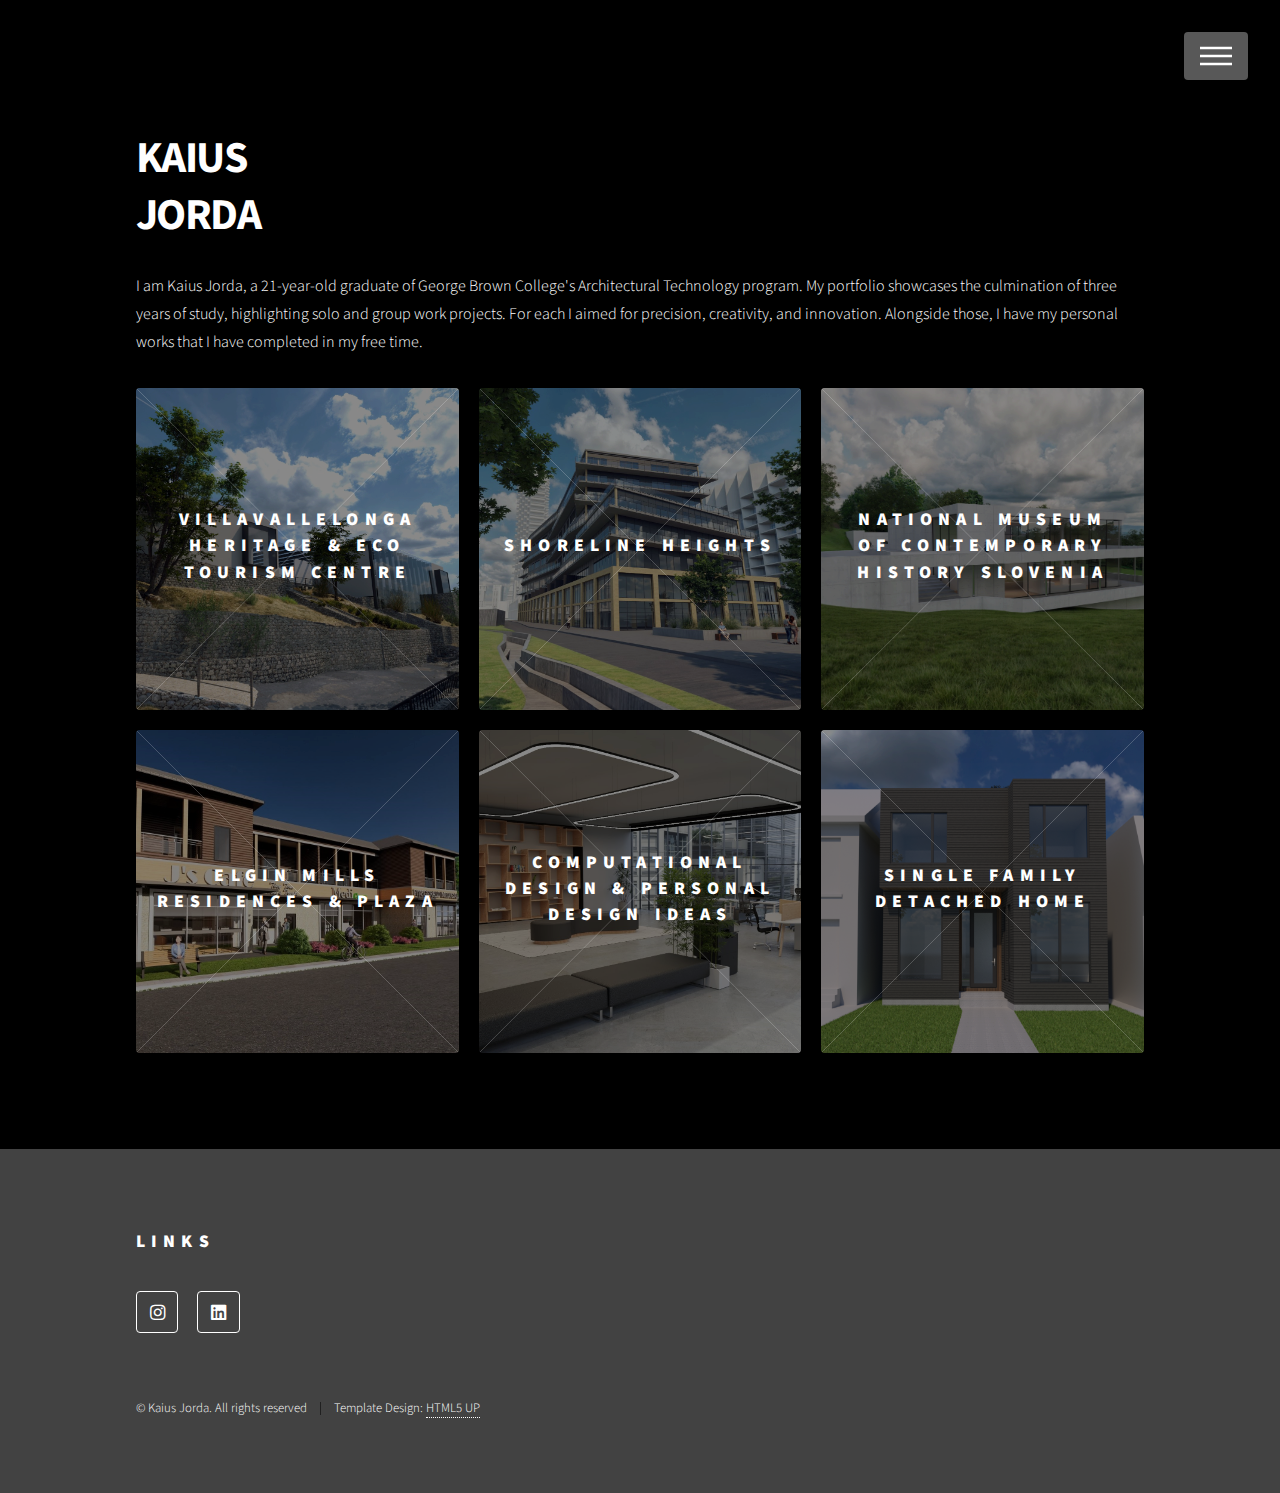
<file: index.html>
<!DOCTYPE HTML>
<!--
	Phantom by HTML5 UP
	html5up.net | @ajlkn
	Free for personal and commercial use under the CCA 3.0 license (html5up.net/license)
-->
<html>
	<head>
		<title>Welcome</title>
		<meta charset="utf-8" />
		<meta name="viewport" content="width=device-width, initial-scale=1, user-scalable=no" />
		<link rel="stylesheet" href="assets/css/main.css" />
		<noscript><link rel="stylesheet" href="assets/css/noscript.css" /></noscript>
	</head>
	<body class="is-preload">
		<!-- Wrapper -->
			<div id="wrapper">

				<!-- Header -->
					<header id="header">
						<div class="inner">

							<!-- Nav -->
								<nav>
									<ul>
										<li><a href="#menu">Contact</a></li>
									</ul>
								</nav>

						</div>
					</header>

				<!-- Menu -->
					<nav id="menu">
						<h2>Contact</h2>
						<ul>
							<li>Phone:</li>
							<li></a>613-213-5303<a></a></li>
							Email:</li>
							<li></a>kaiusjorda@gmail.com<a></a></li>
						</ul>
					</nav>

				<!-- Main -->
					<div id="main">
						<div class="inner">
							<header>
								<h1>KAIUS<br/>
								JORDA<br/></h1>
								<p>I am Kaius Jorda, a 21-year-old graduate of George Brown College's Architectural Technology program. My portfolio showcases the culmination of three years of study, highlighting solo and group work projects. For each I aimed for precision, creativity, and innovation. Alongside those, I have my personal works that I have completed in my free time.</p>
							</header>
							<section class="tiles">
								<article class="style1">
									<span class="image">
										<img src="images/villavallelongathumb.jpg" alt="" />
									</span>
									<a href="Villavallelonga.html">
										<h2>Villavallelonga Heritage & Eco Tourism Centre</h2>
										<div class="content">
											<p>A contemporary tourism hub melded with an ancient church ruin in Villavallelonga, Italy, offering stunning vistas and modern amenities.</p>
											<p>Completed Solo.</p>
										</div>
									</a>
								</article>
								<article class="style2">
									<span class="image">
										<img src="images/Condo Design Development Final/condo exterior thumb.jpg" alt="" />
									</span>
									<a href="Shoreline Heights.html">
										<h2>Shoreline Heights</h2>
										<div class="content">
											<p>Embracing Toronto's serene waterfront, this 36-meter-tall condominium draws inspiration from the surrounding natural splendor, offering a tranquil living experience.</p>
											<p>Completed in groups of 4.</p>
										</div>
									</a>
								</article>
								<article class="style4">
									<span class="image">
										<img src="images/museum/Exterior 4 Cropped Completethumb.jpg" alt="" />
									</span>
									<a href="Museum.html">
										<h2>National Museum of Contemporary History Slovenia</h2>
										<div class="content">
											<p>Located in Tivoli Park of Ljubljana, Slovenia, The National Museum of Contemporary History is a sight to behold.</p>
											<p>Completed solo.</p>
										</div>
									</a>
								</article>
								<article class="style3">
									<span class="image">
										<img src="images/year3projectthumb.jpg" alt="" />
									</span>
									<a href="Elgin Mills Residences & Plaza.html">
										<h2>Elgin Mills Residences & Plaza</h2>
										<div class="content">
											<p>Discover Elgin Mills Residences & Plaza, a charming two-story mixed-use complex featuring a cafe, bakery, pharmacy, and medical clinic on the ground floor, with four comfortable living units situated above.</p>
											<p>Completed in groups of 4.</p>
										</div>
									</a>
								</article>
								<article class="style3">
									<span class="image">
										<img src="images/Kai Jorda P4 Render thumb.jpg" alt="" />
									</span>
									<a href="Personal Works.html">
										<h2>Computational Design & Personal Design Ideas</h2>
										<div class="content">
											<p>Computational design renderings followed by my personal design renderings.</p>
										</div>
									</a>
								</article>
								<article class="style5">
									<span class="image">
										<img src="images/residential/housethumb.png" alt="" />
									</span>
									<a href="Residential Design.html">
										<h2>Single Family Detached Home</h2>
										<div class="content">
											<p>Located in downtown Toronto a modern home perfectly suited for a single family.</p>
											<p>Completed Solo.</p>
										</div>
									</a>
								</article>
							</section>
						</div>
					</div>

				<!-- Footer -->
					<footer id="footer">
						<div class="inner">
							<section>
								<h2>Links</h2>
								<ul class="icons">
									<li><a href="https://www.instagram.com/647kai/" class="icon brands style2 fa-instagram"><span class="label">Instagram</span></a></li>
									<li><a href="https://www.linkedin.com/in/kaius-jorda-0a55ba262/" class="icon brands style2 fa-linkedin"><span class="label">LinkedIn</span></a></li>
								</ul>
							</section>
							<ul class="copyright">
								<li>&copy; Kaius Jorda. All rights reserved</li><li>Template Design: <a href="http://html5up.net">HTML5 UP</a></li>
							</ul>
						</div>
					</footer>

			</div>

		<!-- Scripts -->
			<script src="assets/js/jquery.min.js"></script>
			<script src="assets/js/browser.min.js"></script>
			<script src="assets/js/breakpoints.min.js"></script>
			<script src="assets/js/util.js"></script>
			<script src="assets/js/main.js"></script>

	</body>
</html>
</file>
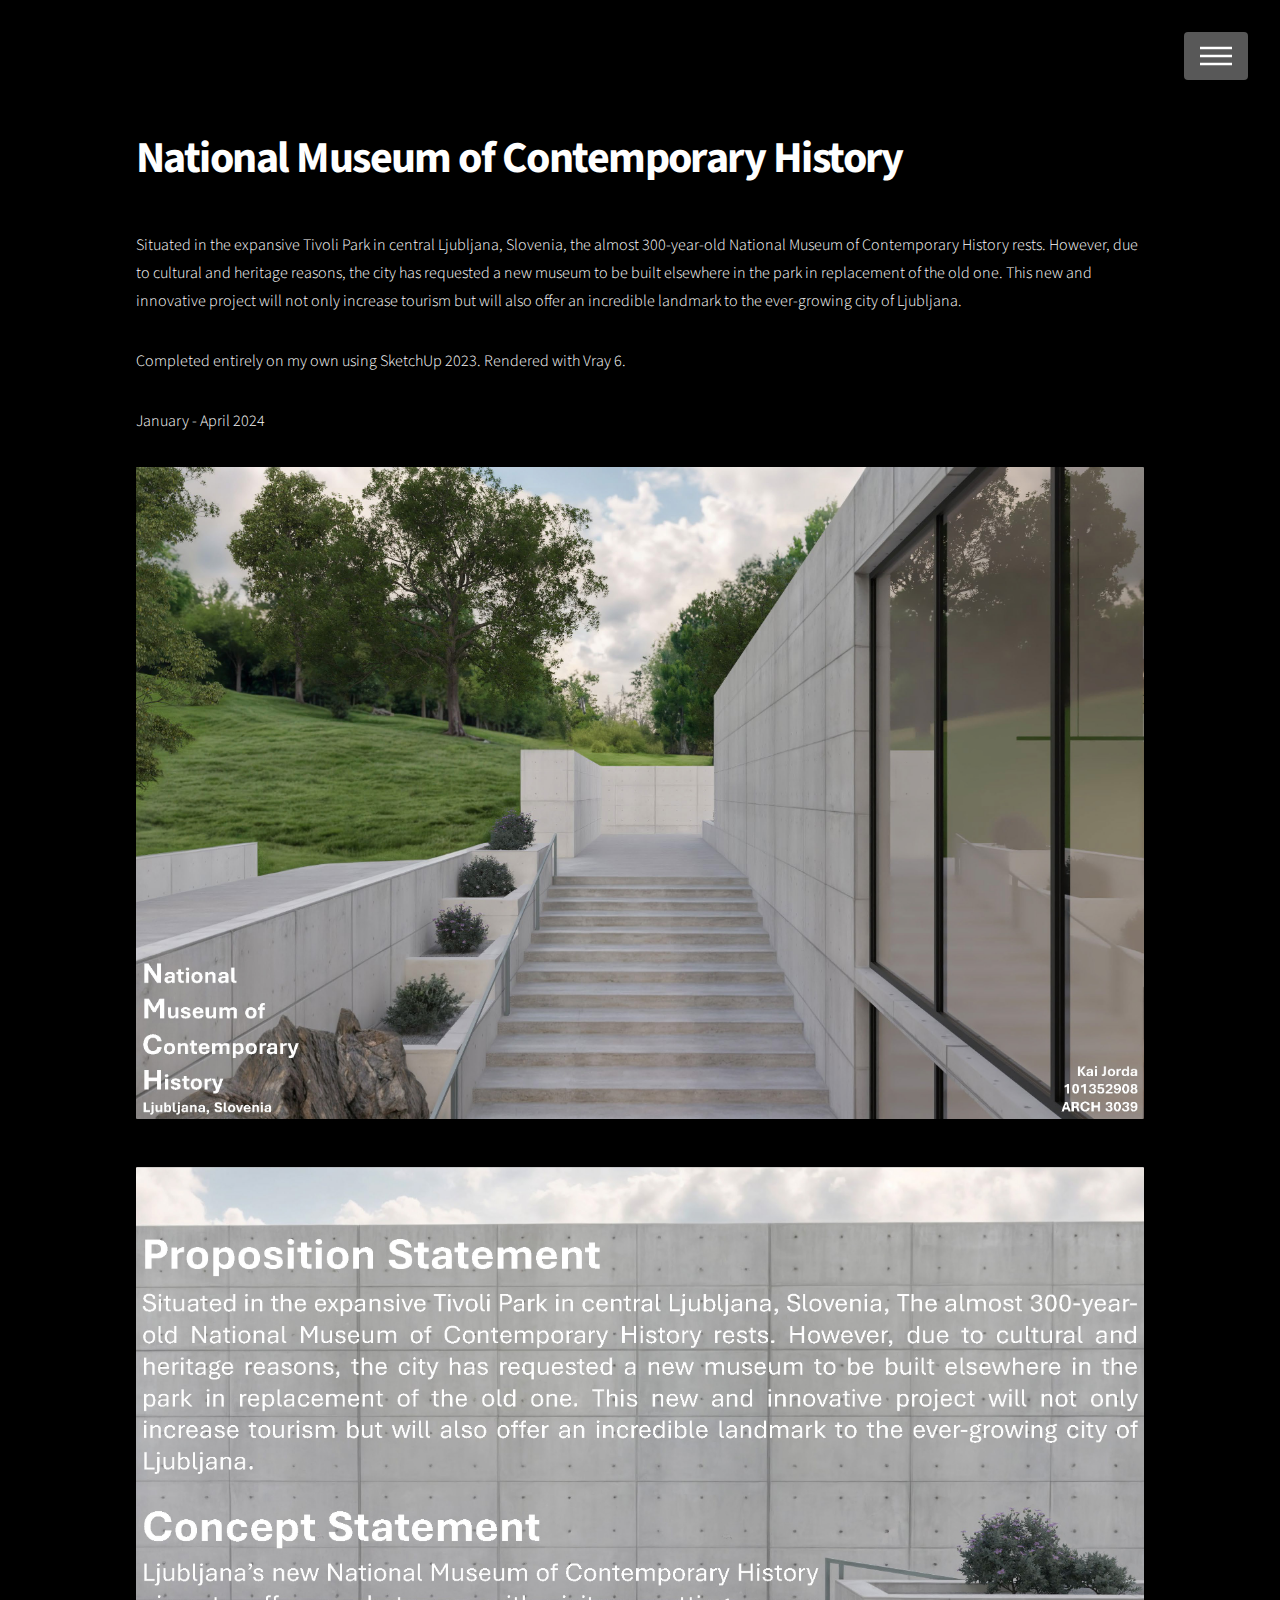
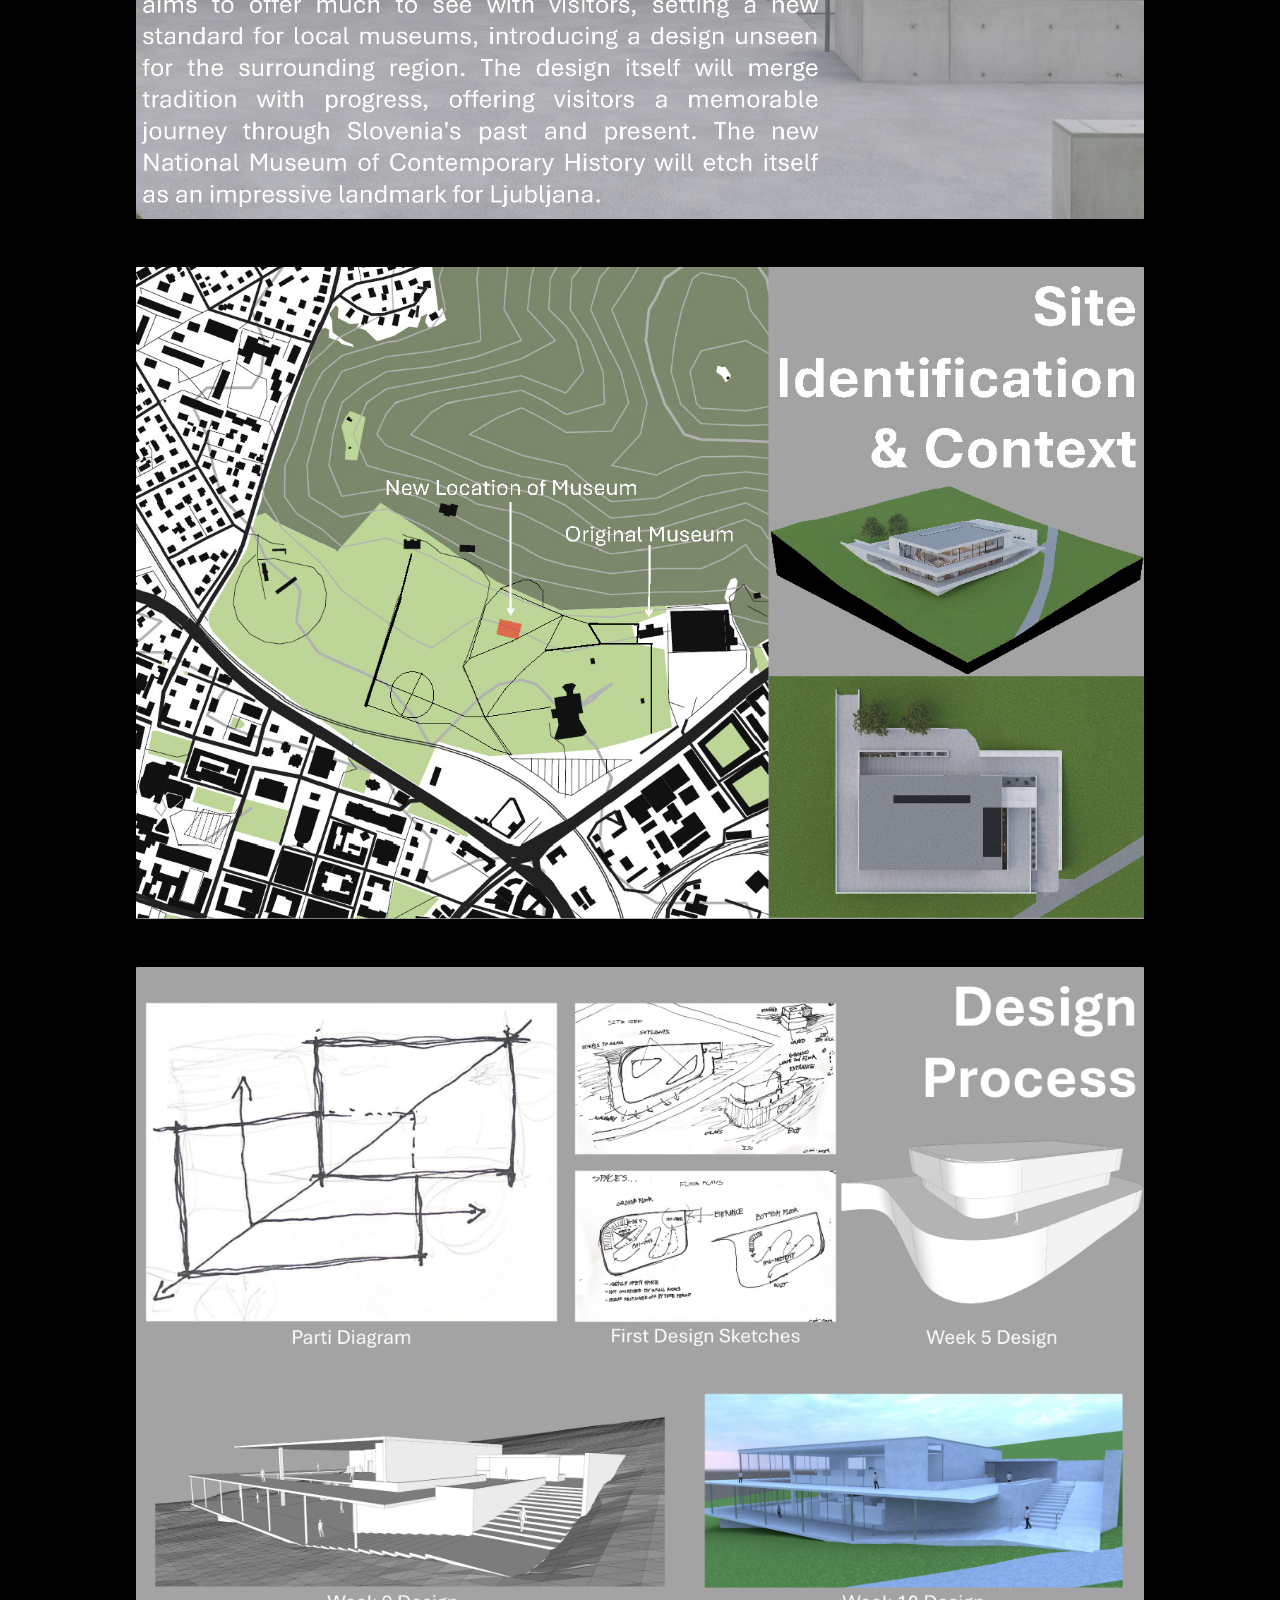
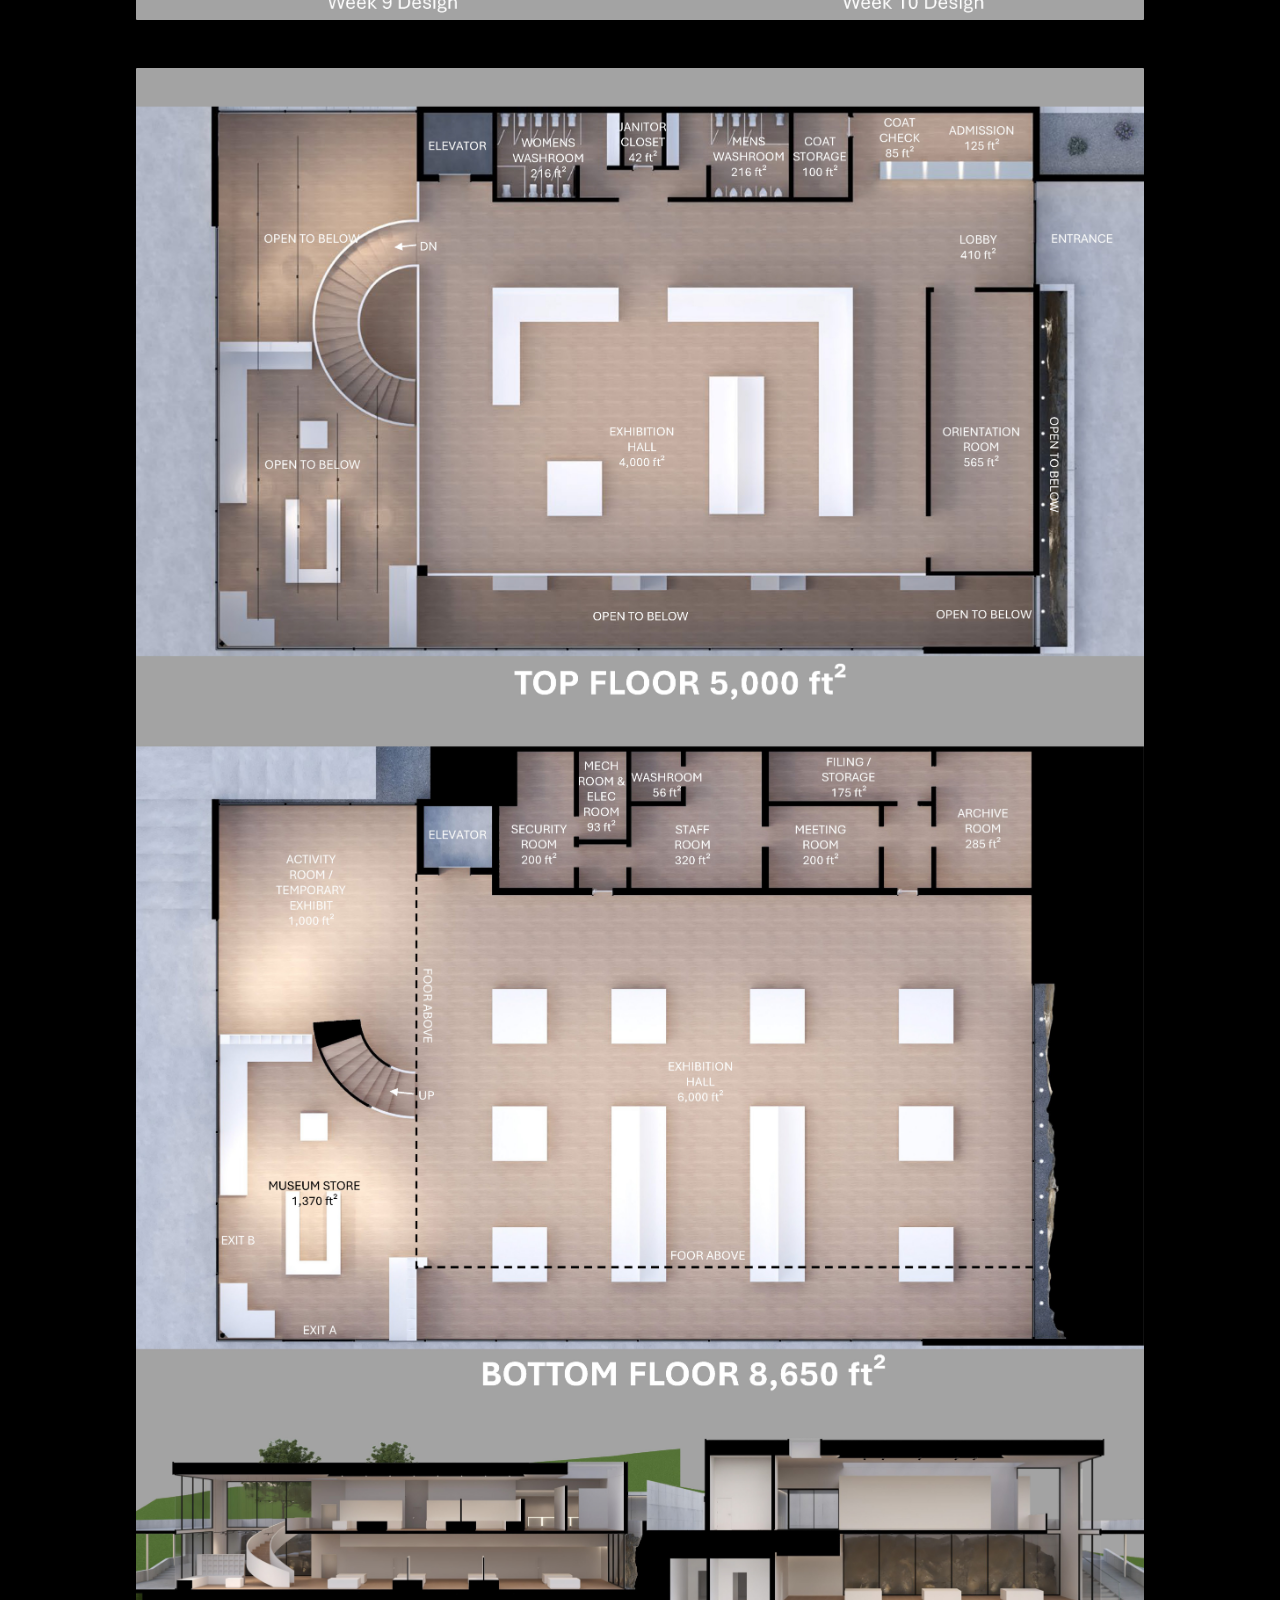
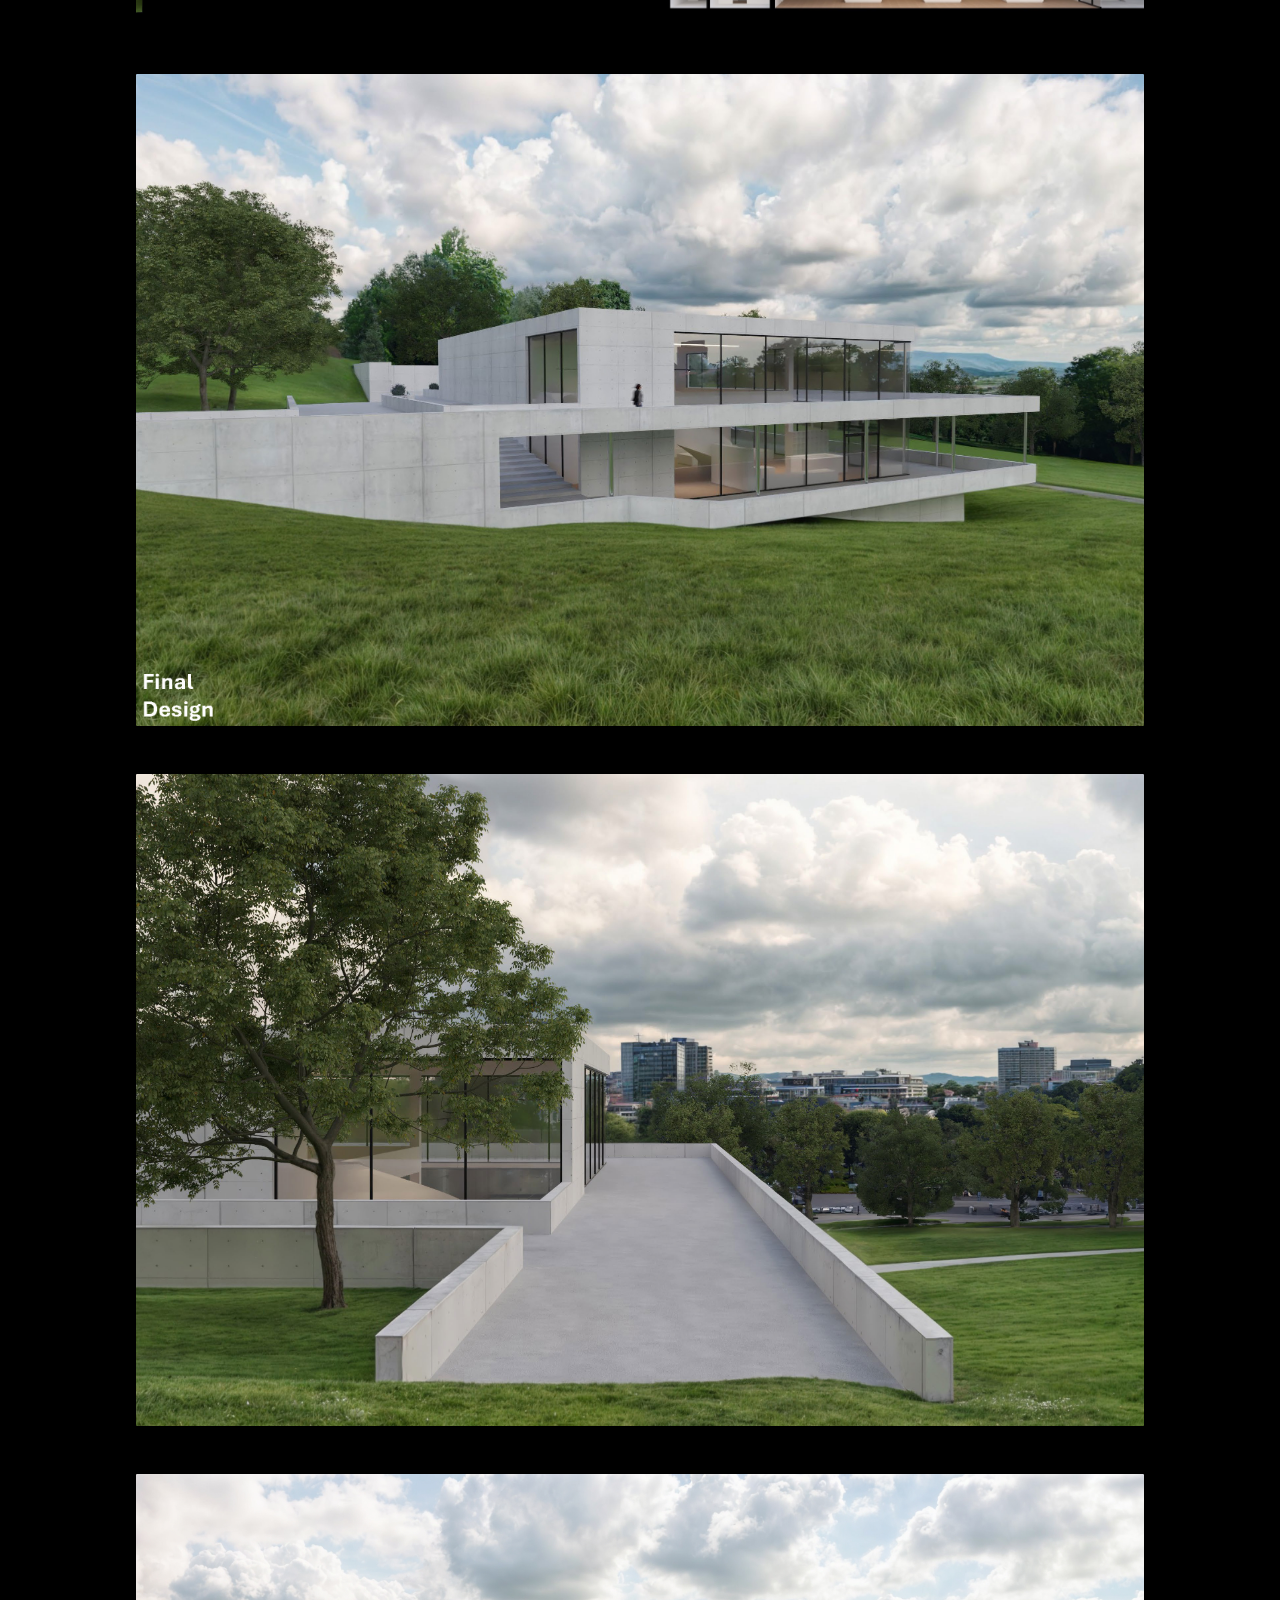
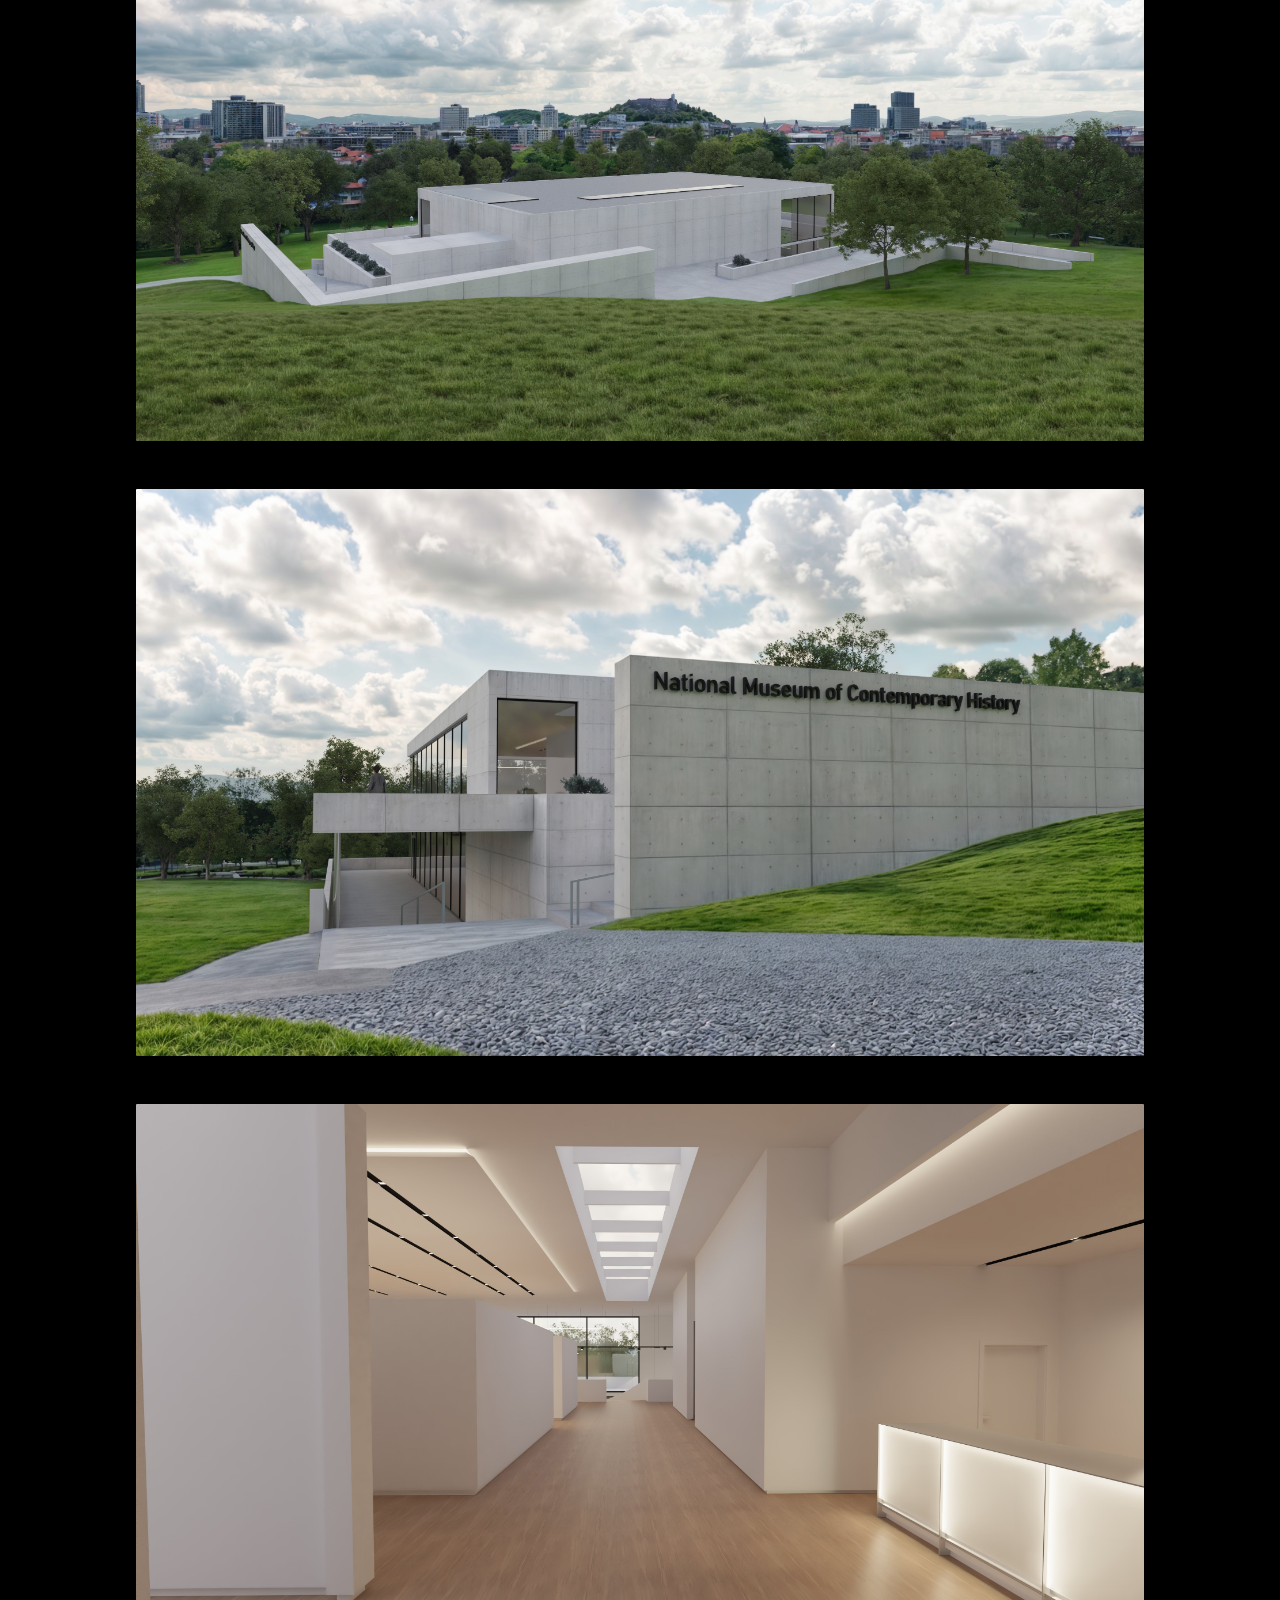
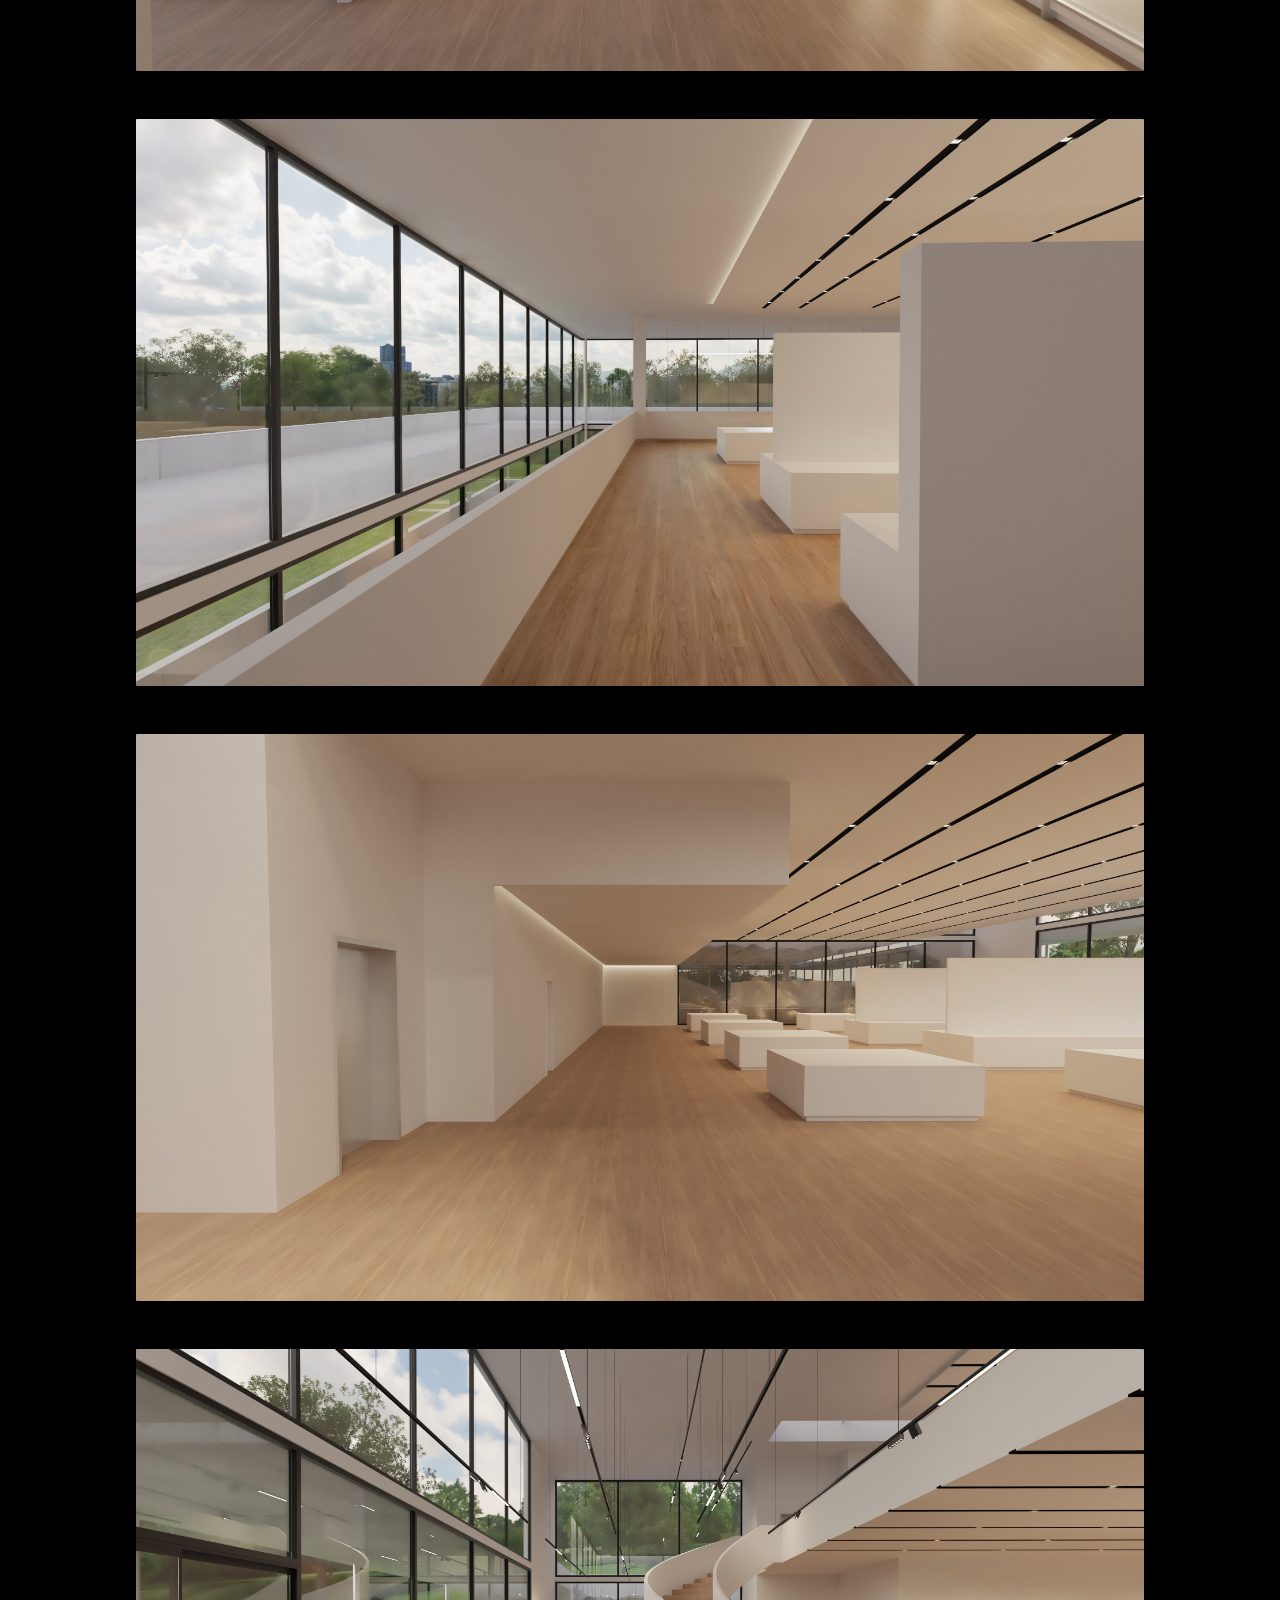
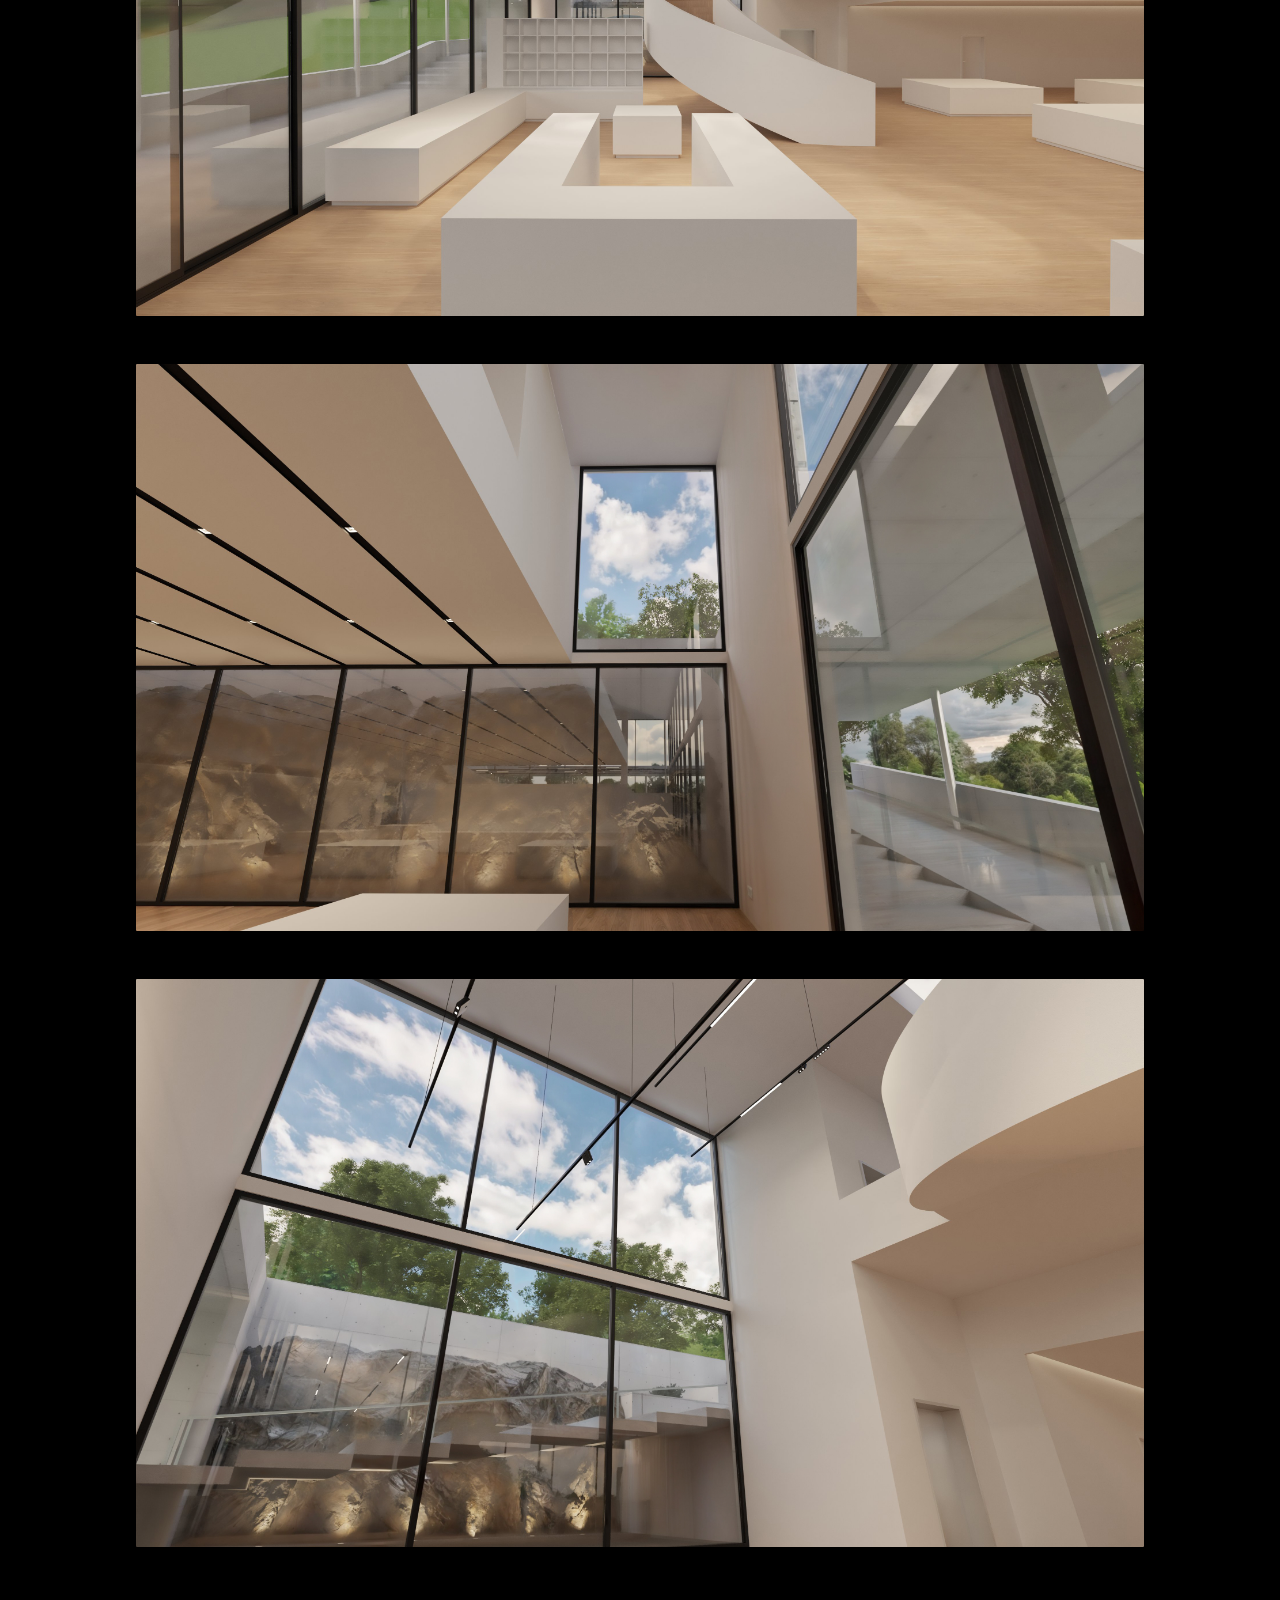
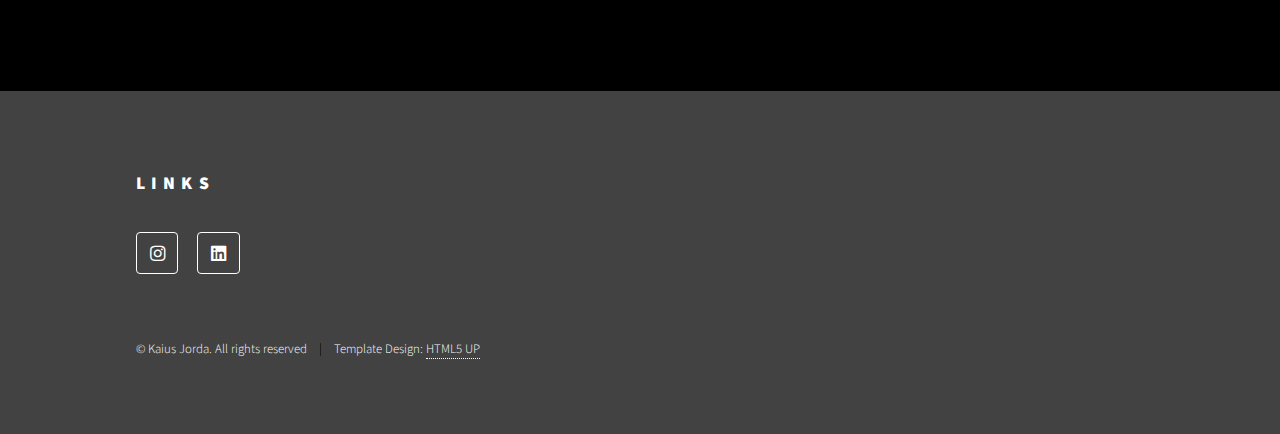
<file: Museum.html>
<!DOCTYPE HTML>
<!--
	Phantom by HTML5 UP
	html5up.net | @ajlkn
	Free for personal and commercial use under the CCA 3.0 license (html5up.net/license)
-->
<html>
	<head>
		<title>National Museum of Contemporary History</title>
		<meta charset="utf-8" />
		<meta name="viewport" content="width=device-width, initial-scale=1, user-scalable=no" />
		<link rel="stylesheet" href="assets/css/main.css" />
		<noscript><link rel="stylesheet" href="assets/css/noscript.css" /></noscript>
	</head>
	<body class="is-preload">
		<!-- Wrapper -->
			<div id="wrapper">

				<!-- Header -->
					<header id="header">
						<div class="inner">

							<!-- Nav -->
								<nav>
									<ul>
										<li><a href="#menu">Menu</a></li>
									</ul>
								</nav>

						</div>
					</header>

				<!-- Menu -->
					<nav id="menu">
						<h2>Menu</h2>
						<ul>
							<li><a href="index.html">Back To Portfolio</a></li>
						</ul>
					</nav>

				<!-- Main -->
					<div id="main">
						<div class="inner">
							<h1>National Museum of Contemporary History</h1>
							<p>Situated in the expansive Tivoli Park in central Ljubljana, Slovenia, the almost 300-year-old National Museum of Contemporary History rests. However, due to cultural and heritage reasons, the city has requested a new museum to be built elsewhere in the park in replacement of the old one. This new and innovative project will not only increase tourism but will also offer an incredible landmark to the ever-growing city of Ljubljana.</p>
							<p>Completed entirely on my own using SketchUp 2023. Rendered with Vray 6.</p>
							<p>January - April 2024</p>
							<span class="image main"><img src="images/museum/Kai Final Board_Page_01.jpg" alt="" /></span>
							<span class="image main"><img src="images/museum/Kai Final Board_Page_02.jpg" alt="" /></span>
							<span class="image main"><img src="images/museum/Kai Final Board_Page_03.jpg" alt="" /></span>
							<span class="image main"><img src="images/museum/Kai Final Board_Page_04.jpg" alt="" /></span>
							<span class="image main"><img src="images/museum/Kai Final Board_Page_05.jpg" alt="" /></span>
							<span class="image main"><img src="images/museum/Kai Final Board_Page_06.jpg" alt="" /></span>
							<span class="image main"><img src="images/museum/Kai Final Board_Page_07.jpg" alt="" /></span>
							<span class="image main"><img src="images/museum/Exterior 6.jpg" alt="" /></span>
							<span class="image main"><img src="images/museum/Exterior 3 Complete.jpg" alt="" /></span>
							<span class="image main"><img src="images/museum/Interior 1.jpg" alt="" /></span>
							<span class="image main"><img src="images/museum/Interior 2.jpg" alt="" /></span>
							<span class="image main"><img src="images/museum/Interior 3.jpg" alt="" /></span>
							<span class="image main"><img src="images/museum/Interior 4.jpg" alt="" /></span>
							<span class="image main"><img src="images/museum/Interior 5.jpg" alt="" /></span>
							<span class="image main"><img src="images/museum/Interior 6.jpg" alt="" /></span>
						</div>
					</div>

				<!-- Footer -->
				<footer id="footer">
					<div class="inner">
						<section>
							<h2>Links</h2>
							<ul class="icons">
								<li><a href="https://www.instagram.com/647kai/" class="icon brands style2 fa-instagram"><span class="label">Instagram</span></a></li>
								<li><a href="https://www.linkedin.com/in/kaius-jorda-0a55ba262/" class="icon brands style2 fa-linkedin"><span class="label">LinkedIn</span></a></li>
							</ul>
						</section>
						<ul class="copyright">
							<li>&copy; Kaius Jorda. All rights reserved</li><li>Template Design: <a href="http://html5up.net">HTML5 UP</a></li>
						</ul>
					</div>
				</footer>

		</div>

	<!-- Scripts -->
		<script src="assets/js/jquery.min.js"></script>
		<script src="assets/js/browser.min.js"></script>
		<script src="assets/js/breakpoints.min.js"></script>
		<script src="assets/js/util.js"></script>
		<script src="assets/js/main.js"></script>

</body>
</html>
</file>
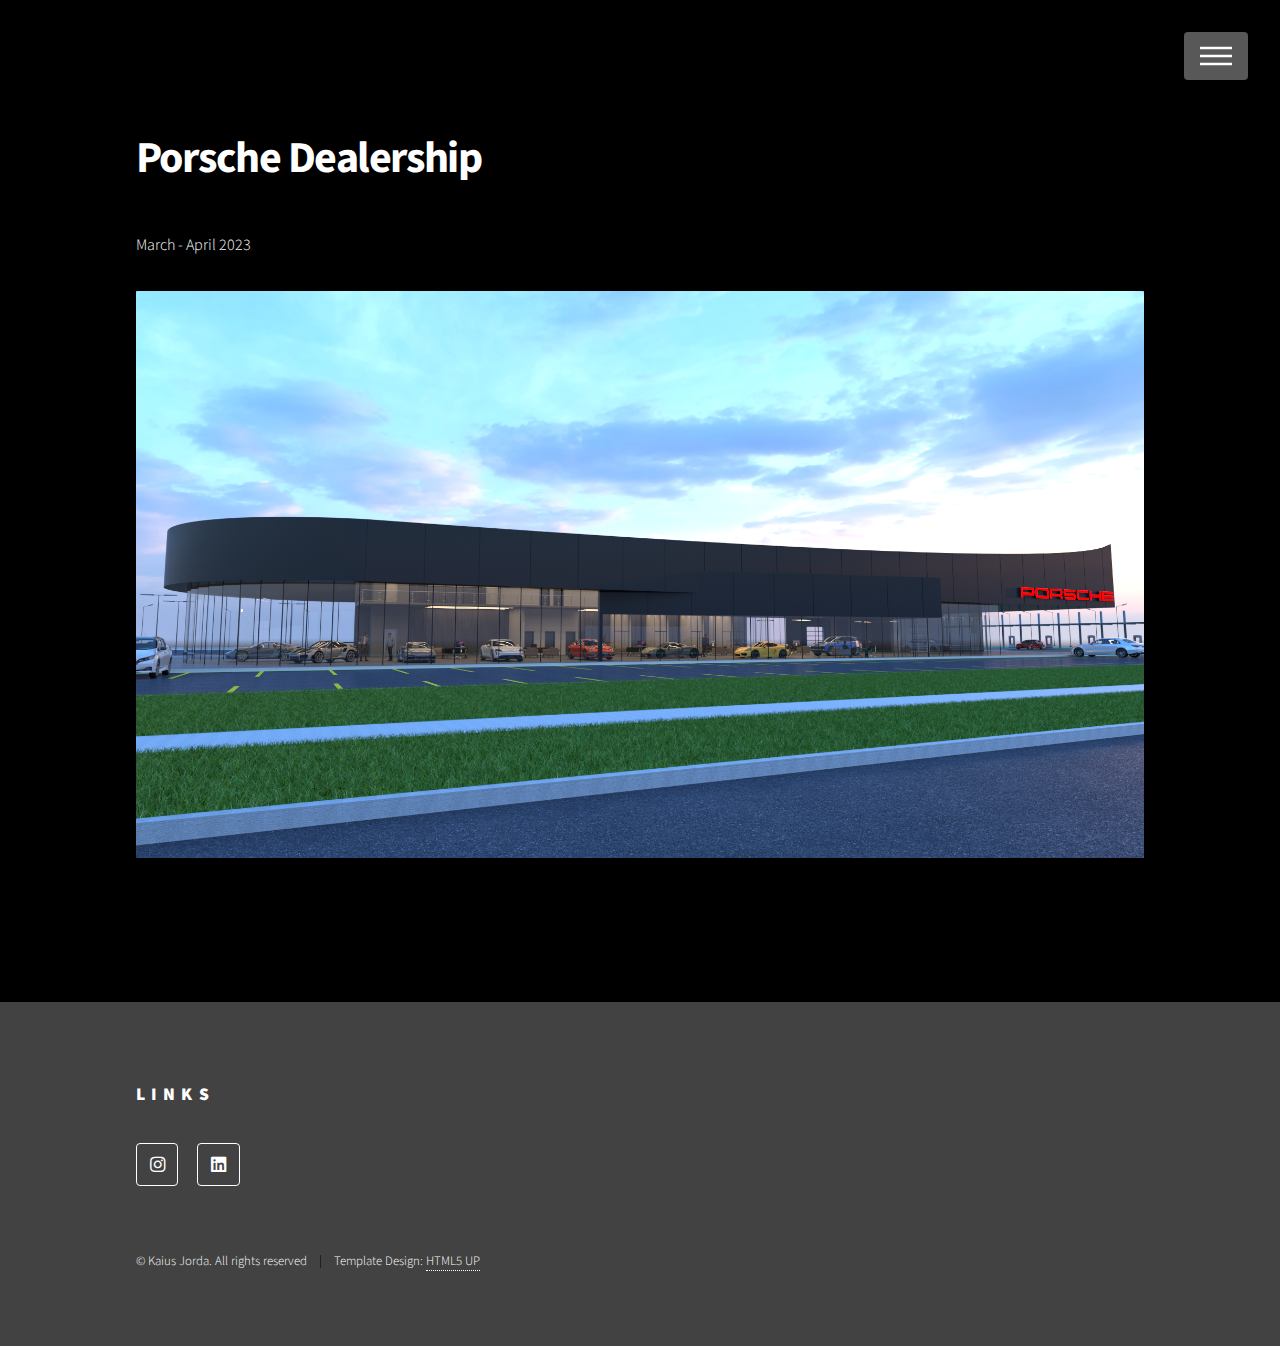
<file: Porsche Dealership.html>
<!DOCTYPE HTML>
<!--
	Phantom by HTML5 UP
	html5up.net | @ajlkn
	Free for personal and commercial use under the CCA 3.0 license (html5up.net/license)
-->
<html>
	<head>
		<title>Porsche Dealership</title>
		<meta charset="utf-8" />
		<meta name="viewport" content="width=device-width, initial-scale=1, user-scalable=no" />
		<link rel="stylesheet" href="assets/css/main.css" />
		<noscript><link rel="stylesheet" href="assets/css/noscript.css" /></noscript>
	</head>
	<body class="is-preload">
		<!-- Wrapper -->
			<div id="wrapper">

				<!-- Header -->
					<header id="header">
						<div class="inner">

							<!-- Nav -->
								<nav>
									<ul>
										<li><a href="#menu">Menu</a></li>
									</ul>
								</nav>

						</div>
					</header>

				<!-- Menu -->
					<nav id="menu">
						<h2>Menu</h2>
						<ul>
							<li><a href="index.html">Back To Portfolio</a></li>
						</ul>
					</nav>

				<!-- Main -->
					<div id="main">
						<div class="inner">
							<h1>Porsche Dealership</h1>
							<p>March - April 2023</p>
							<span class="image main"><img src="images/cardealer.png" alt="" /></span>
							</div>
					</div>

				<!-- Footer -->
				<footer id="footer">
					<div class="inner">
						<section>
							<h2>Links</h2>
							<ul class="icons">
								<li><a href="https://www.instagram.com/647kai/" class="icon brands style2 fa-instagram"><span class="label">Instagram</span></a></li>
								<li><a href="https://www.linkedin.com/in/kaius-jorda-0a55ba262/" class="icon brands style2 fa-linkedin"><span class="label">LinkedIn</span></a></li>
							</ul>
						</section>
						<ul class="copyright">
							<li>&copy; Kaius Jorda. All rights reserved</li><li>Template Design: <a href="http://html5up.net">HTML5 UP</a></li>
						</ul>
					</div>
				</footer>

		</div>

	<!-- Scripts -->
		<script src="assets/js/jquery.min.js"></script>
		<script src="assets/js/browser.min.js"></script>
		<script src="assets/js/breakpoints.min.js"></script>
		<script src="assets/js/util.js"></script>
		<script src="assets/js/main.js"></script>

</body>
</html>
</file>
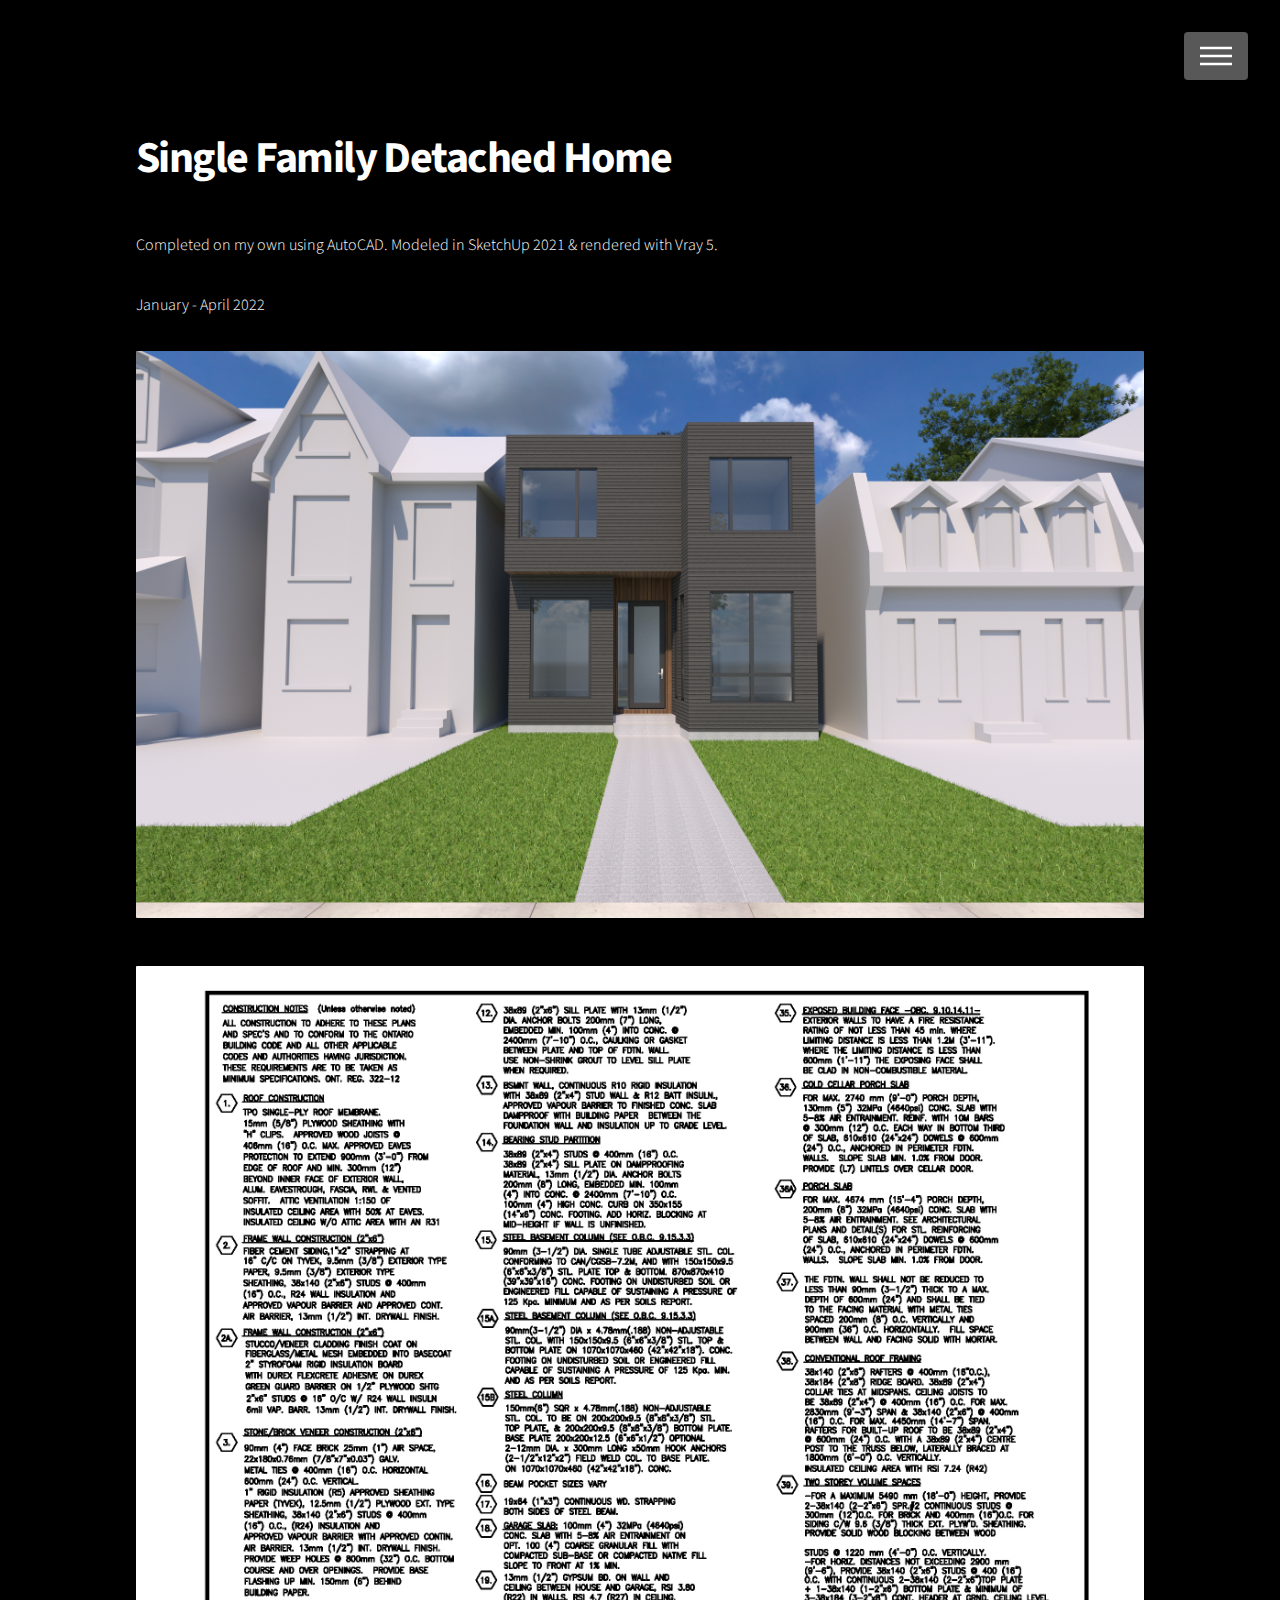
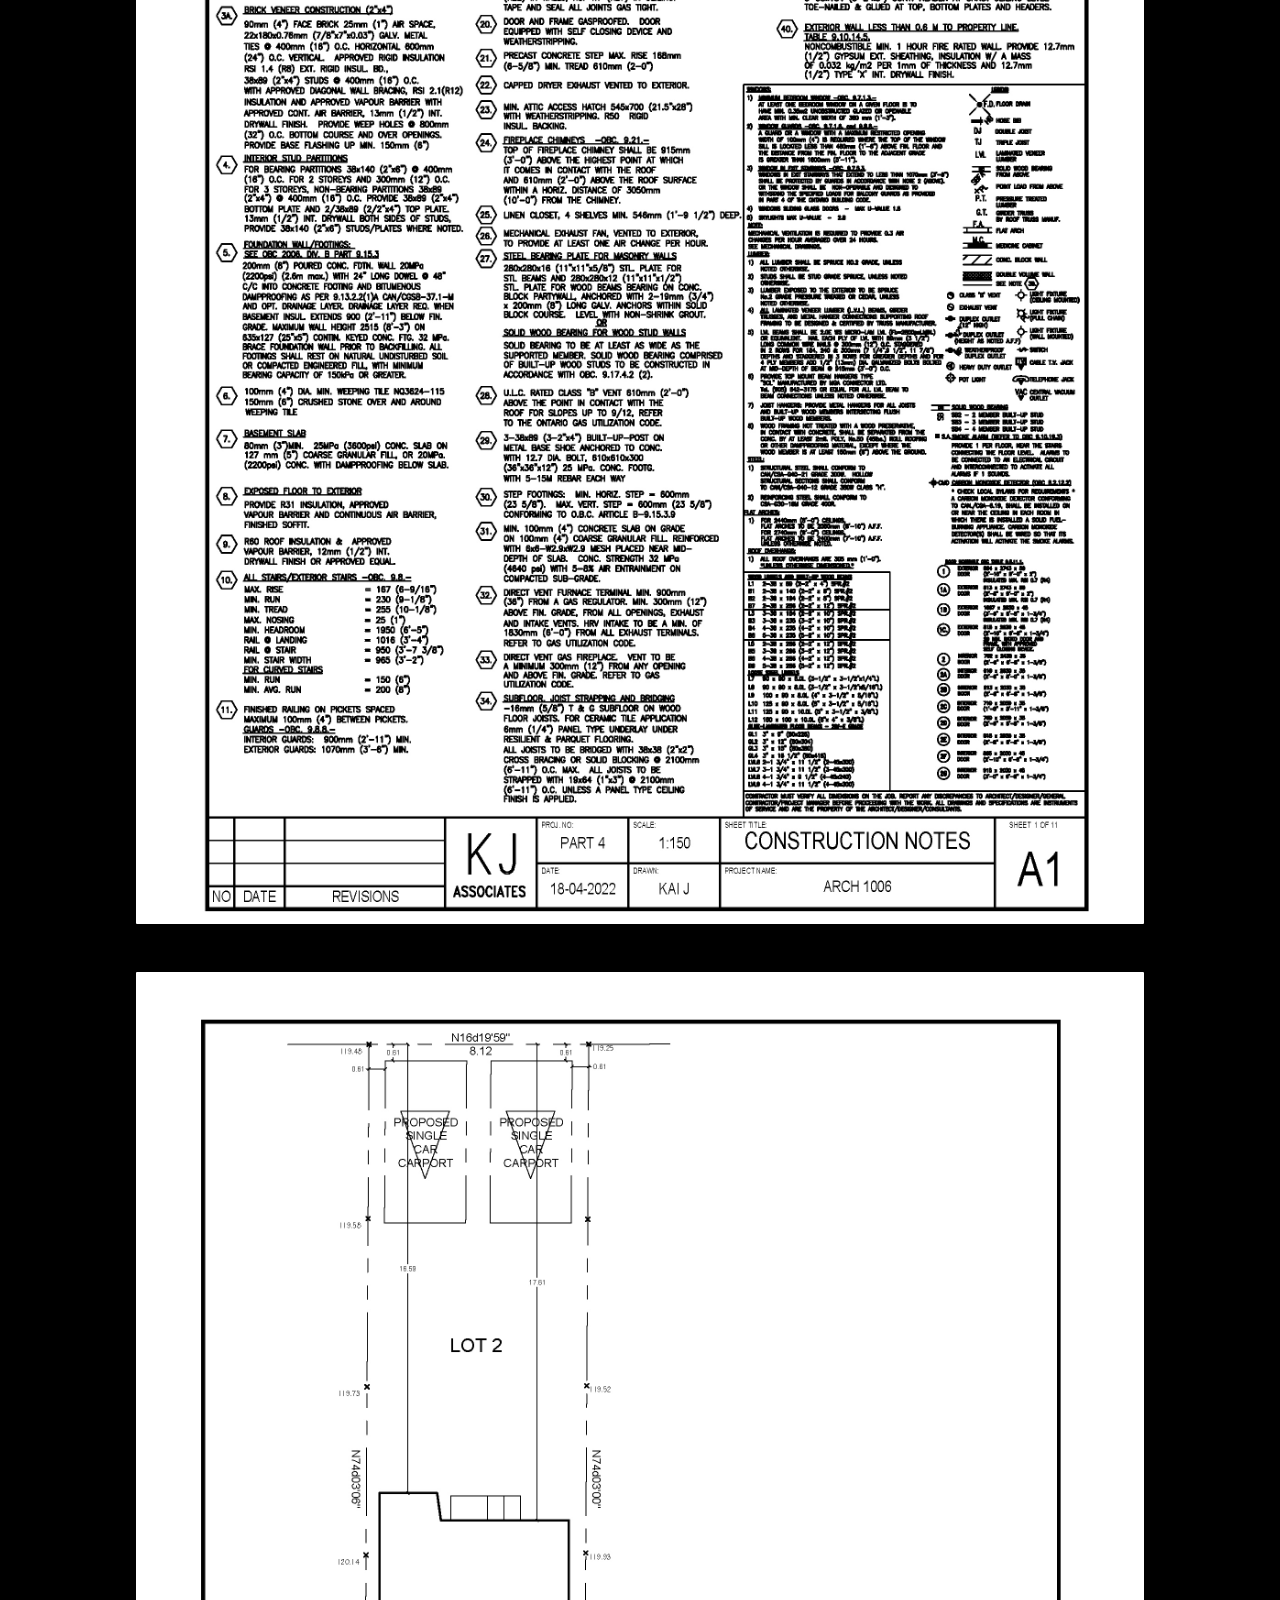
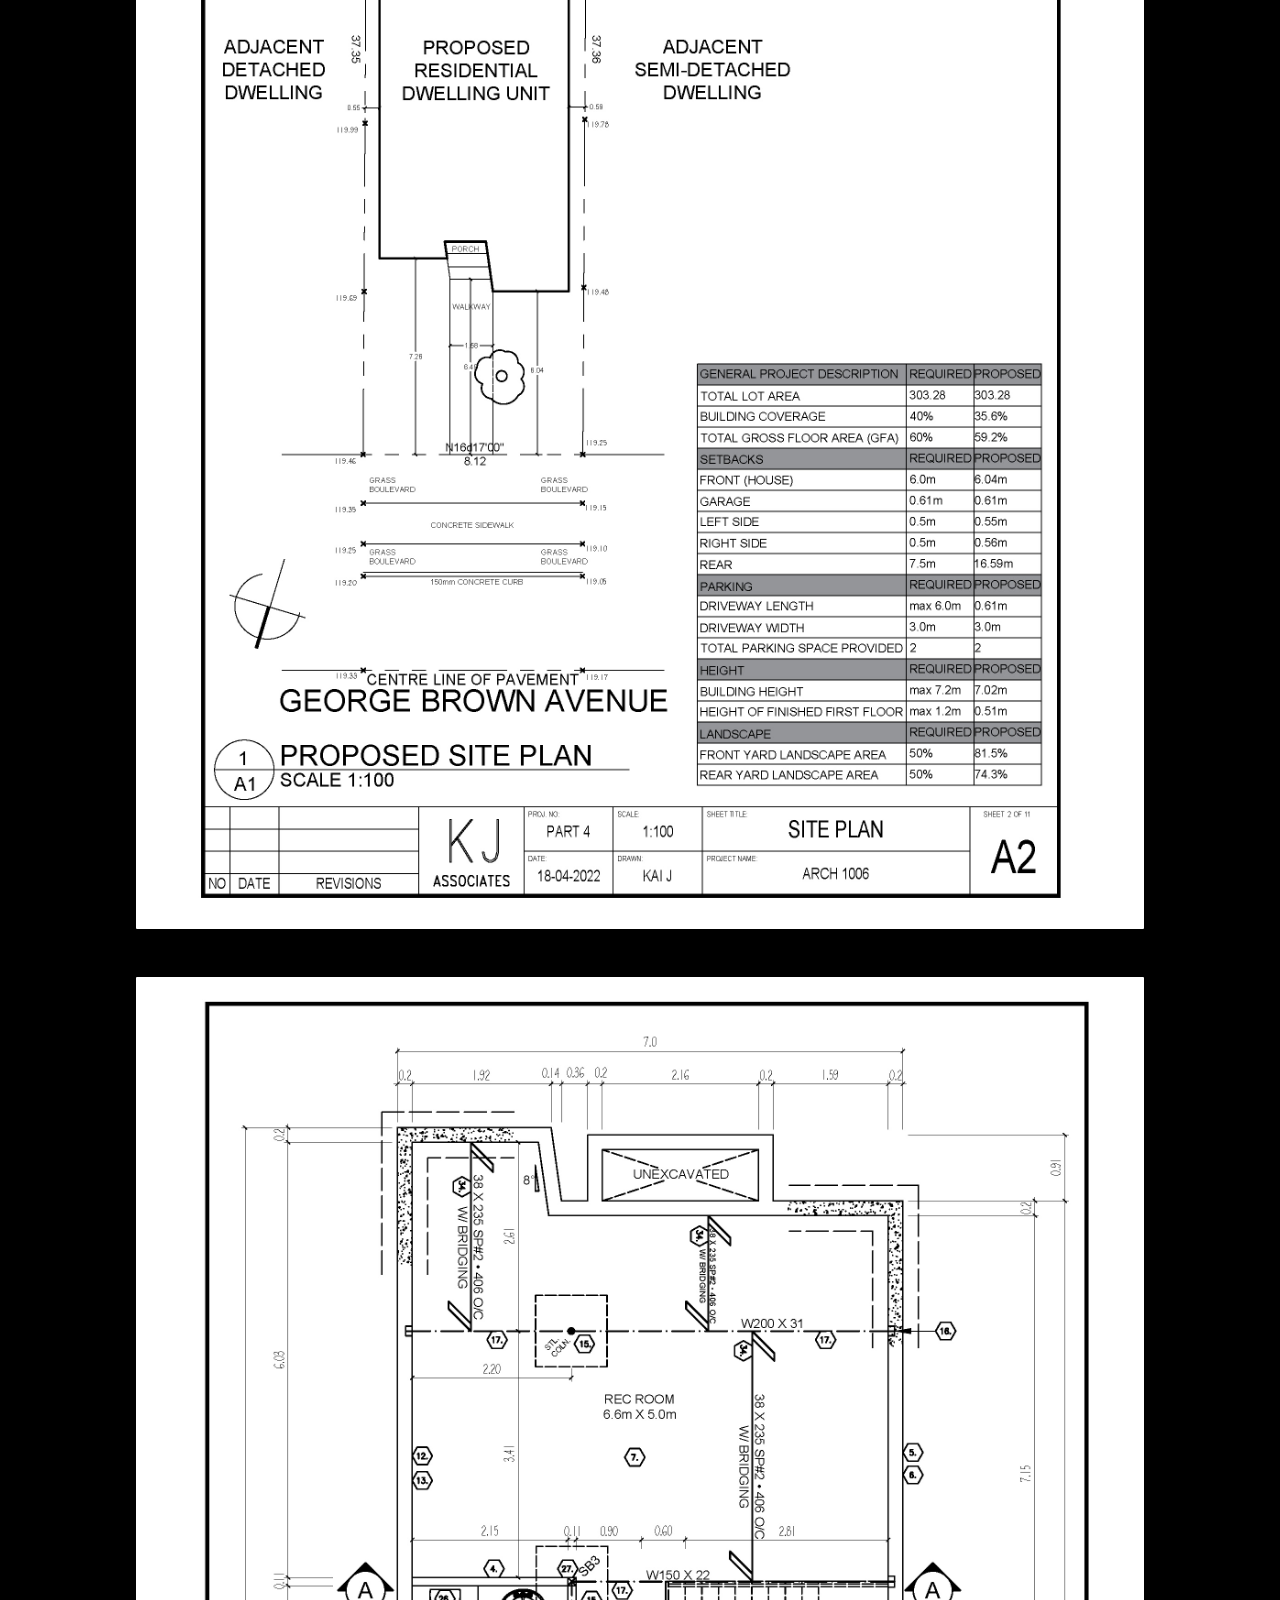
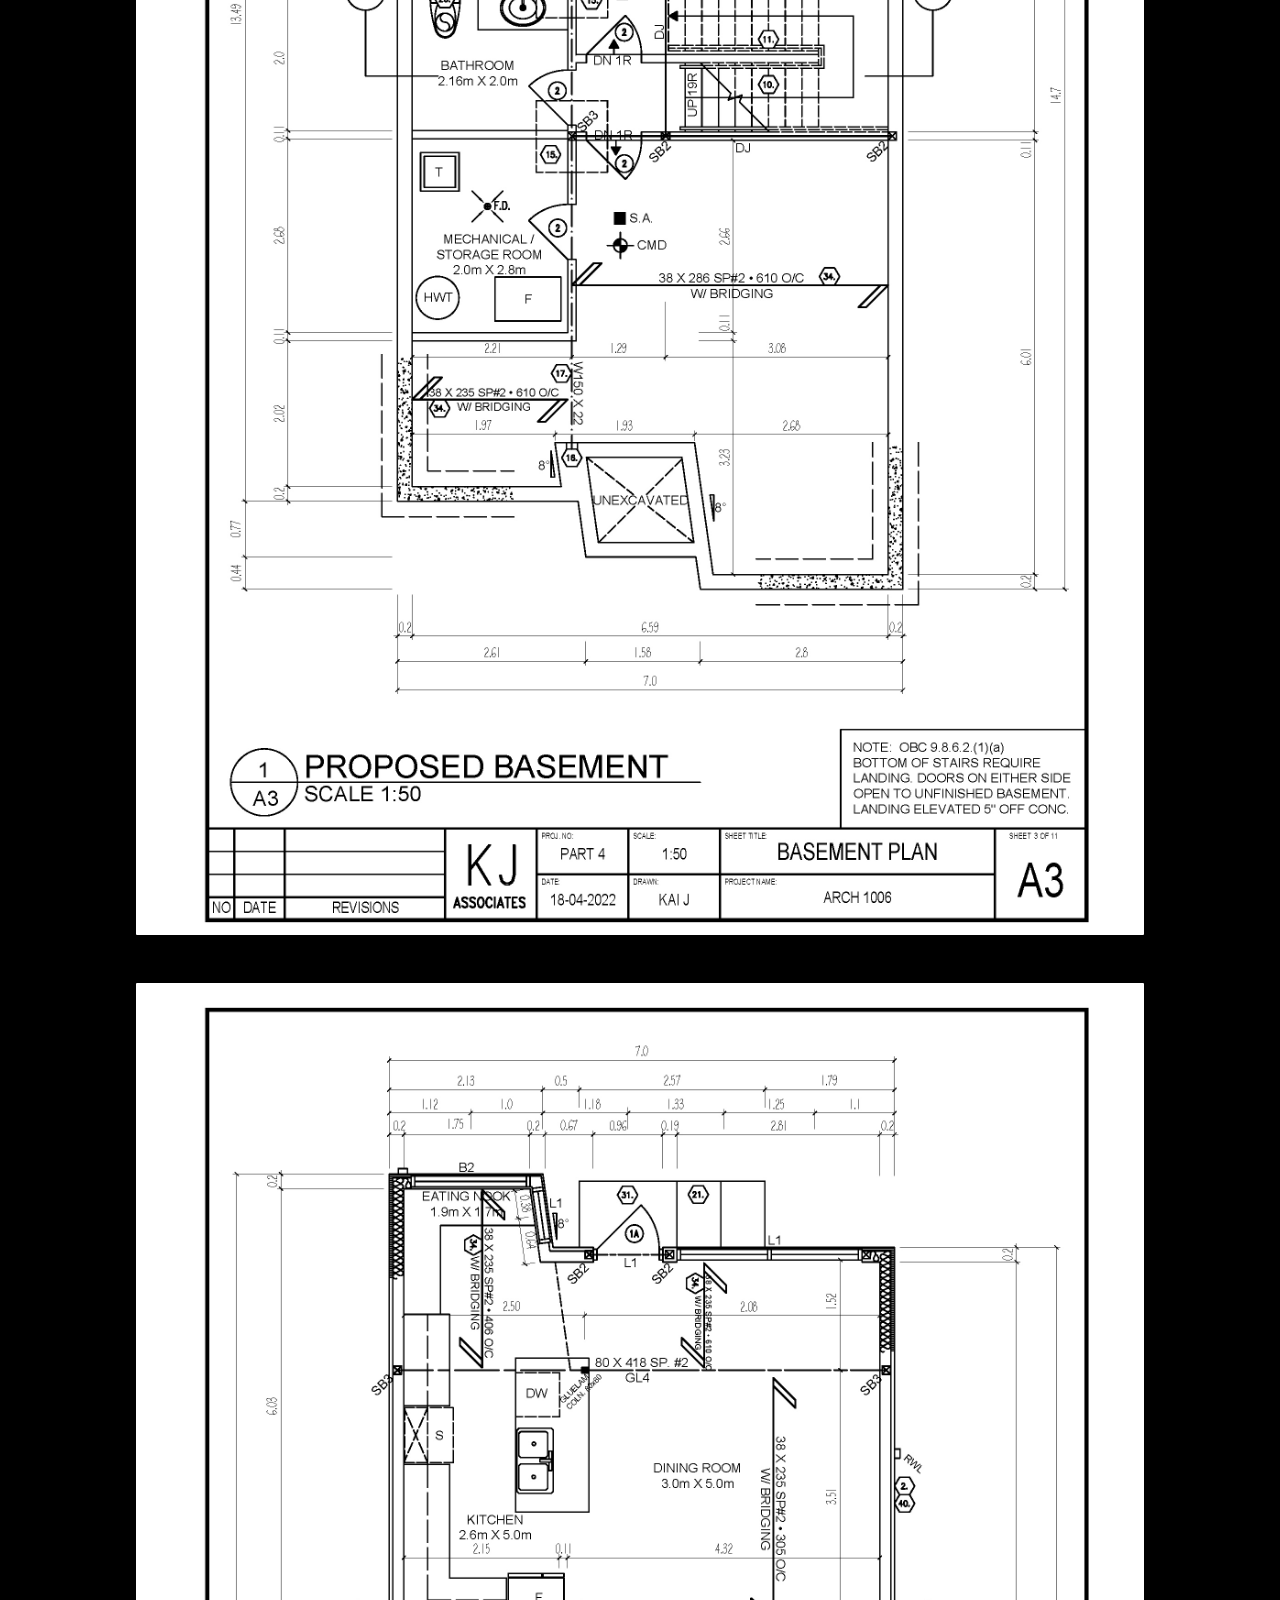
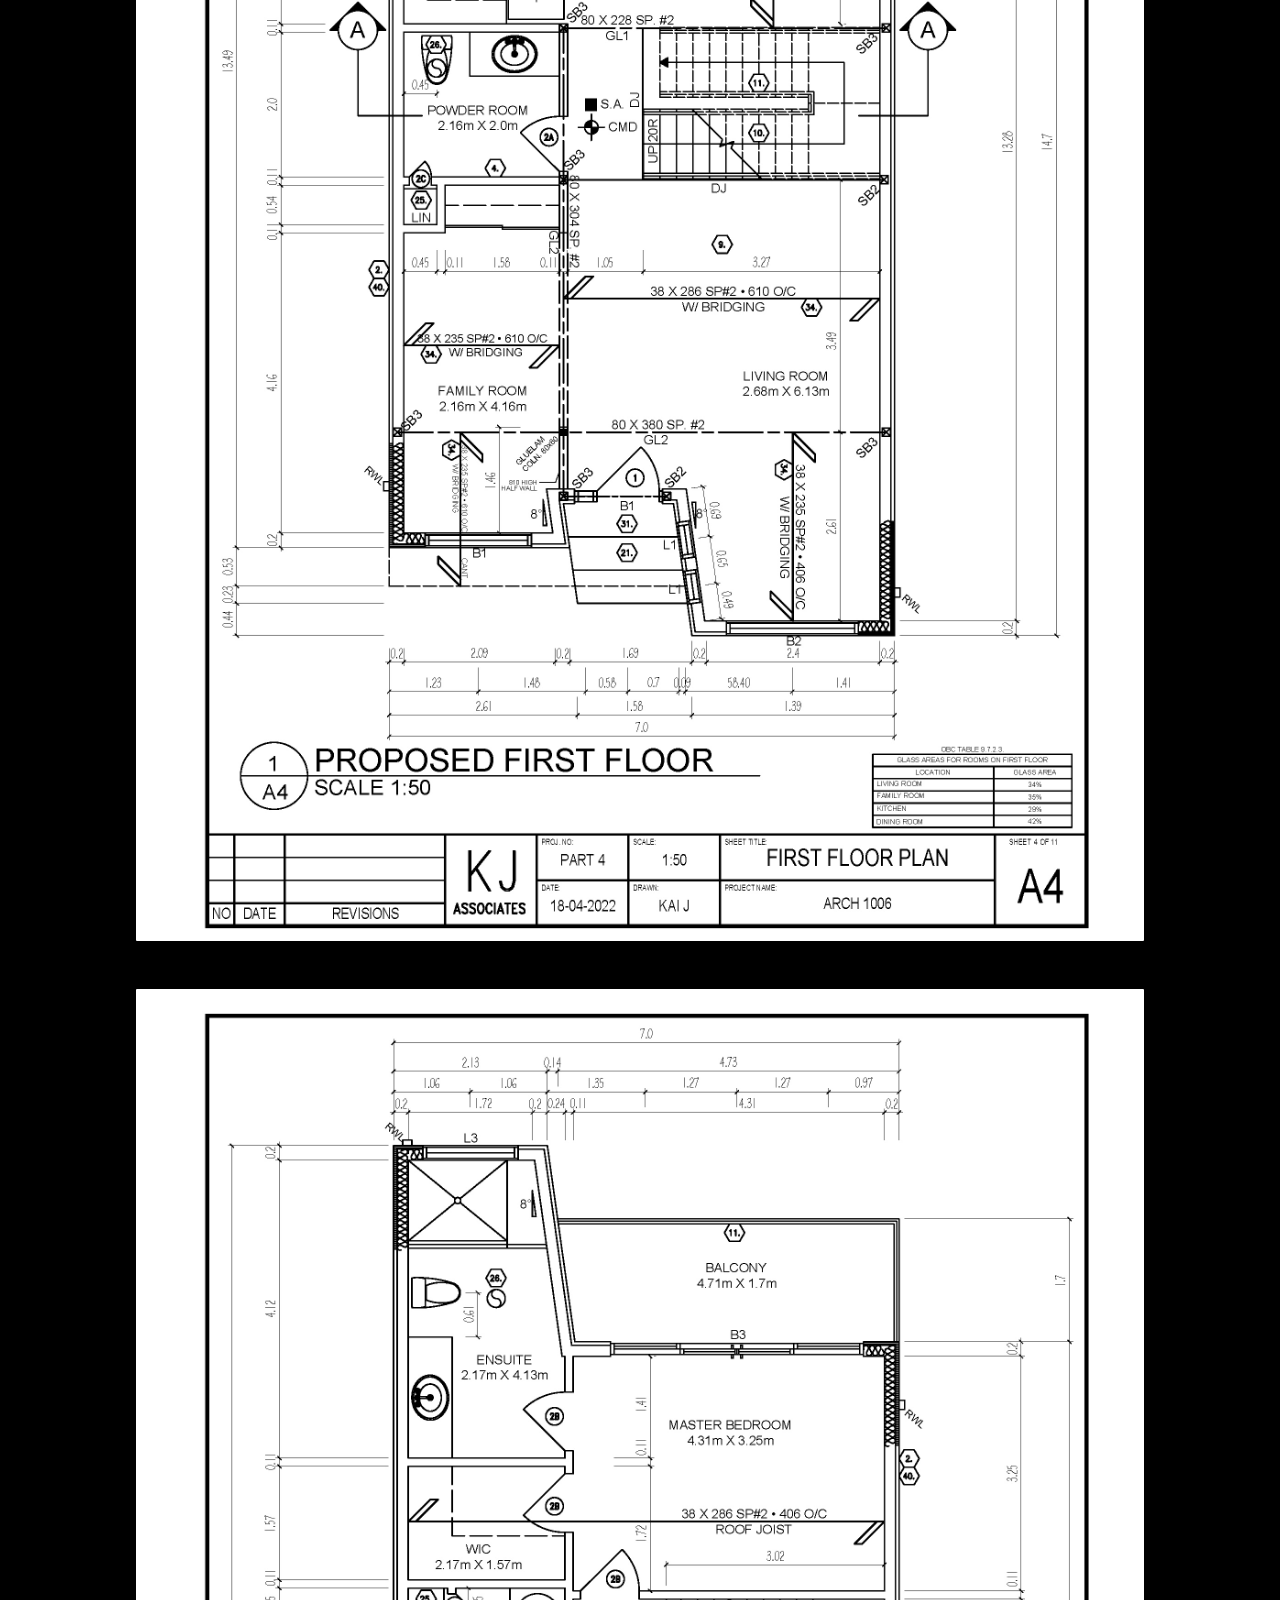
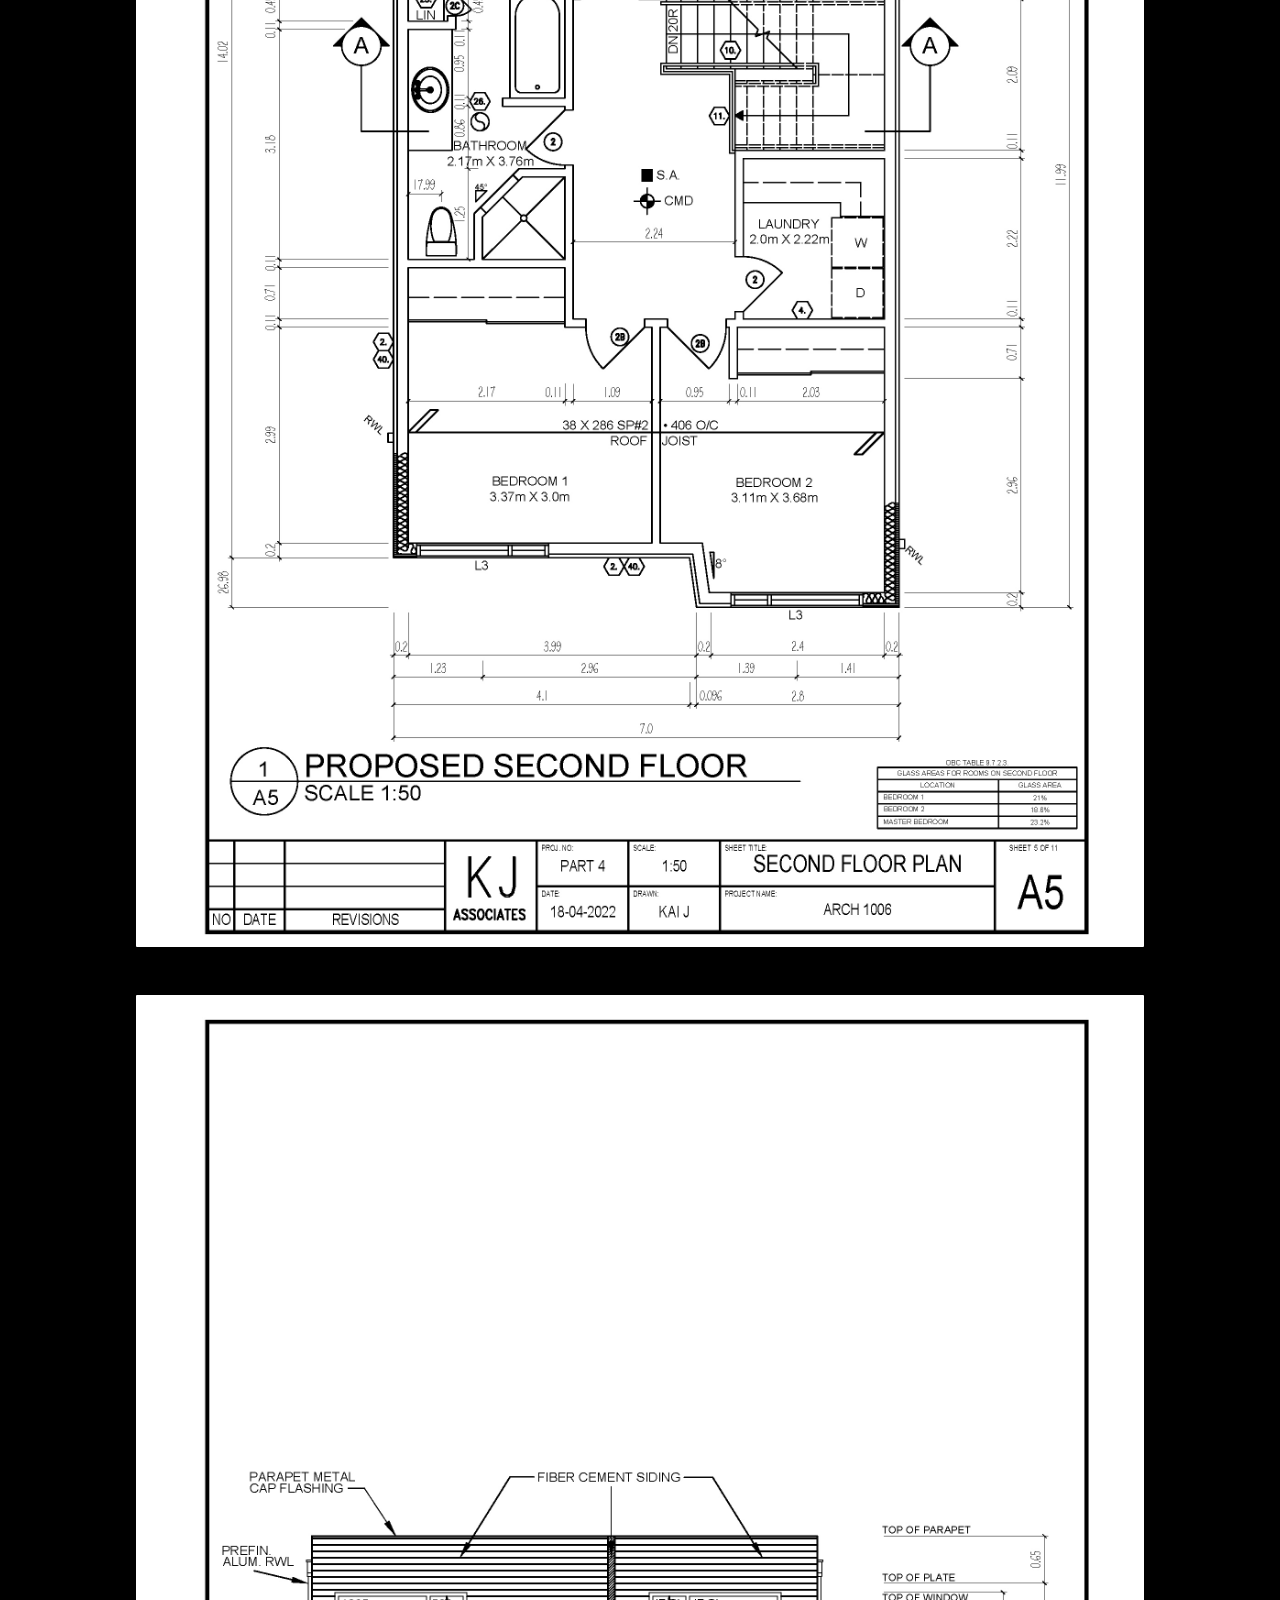
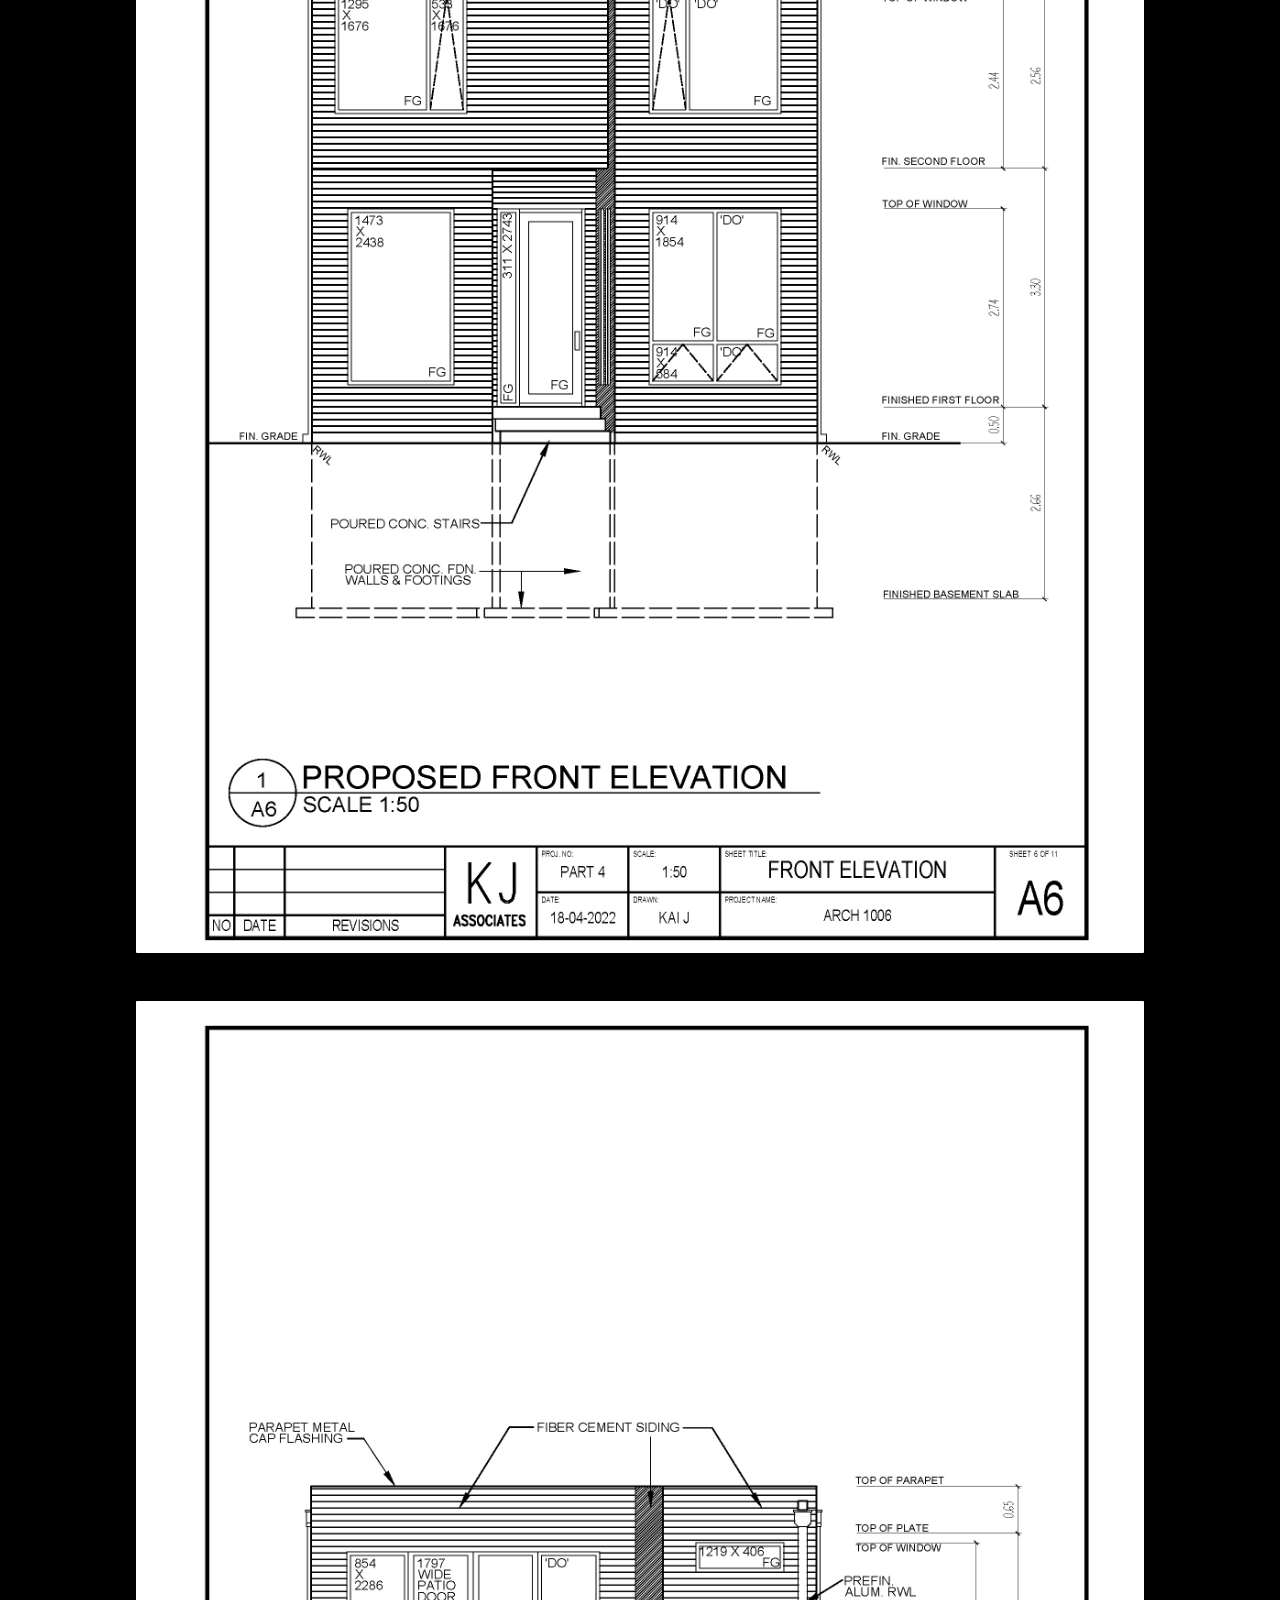
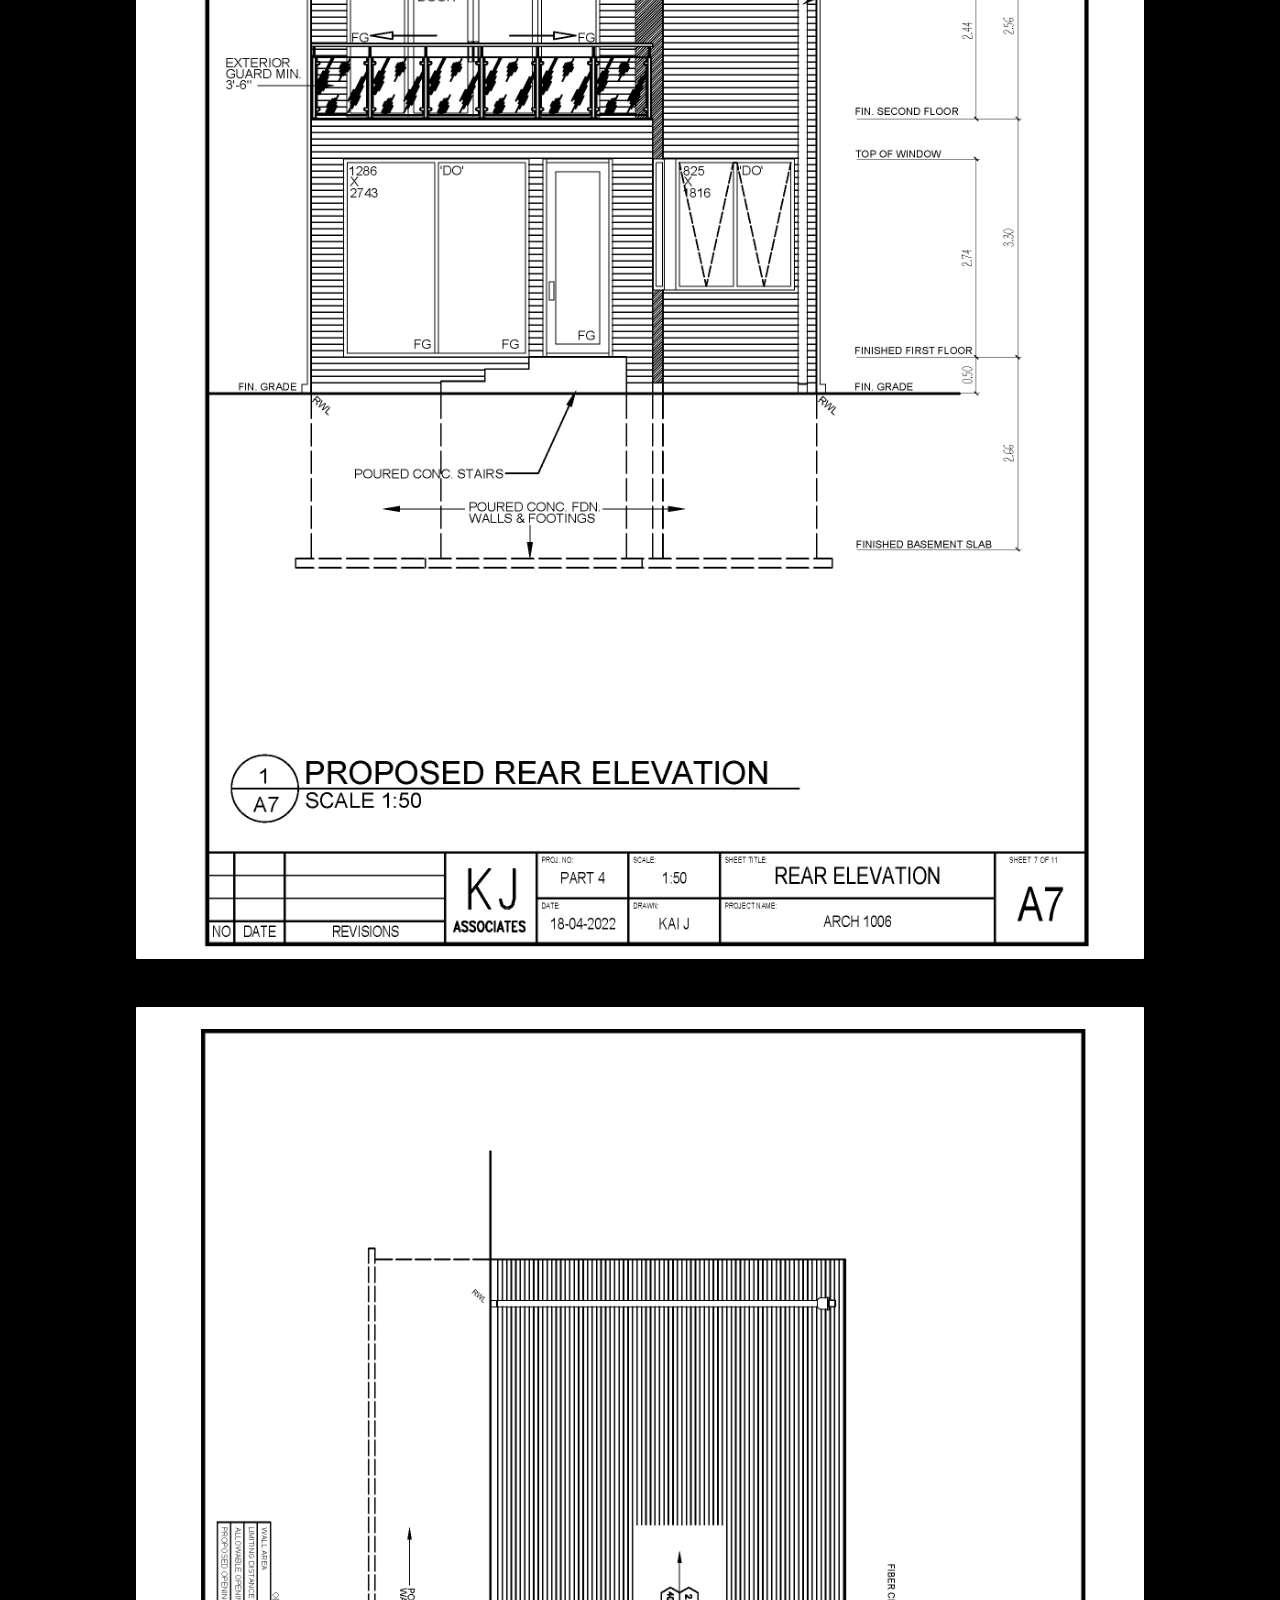
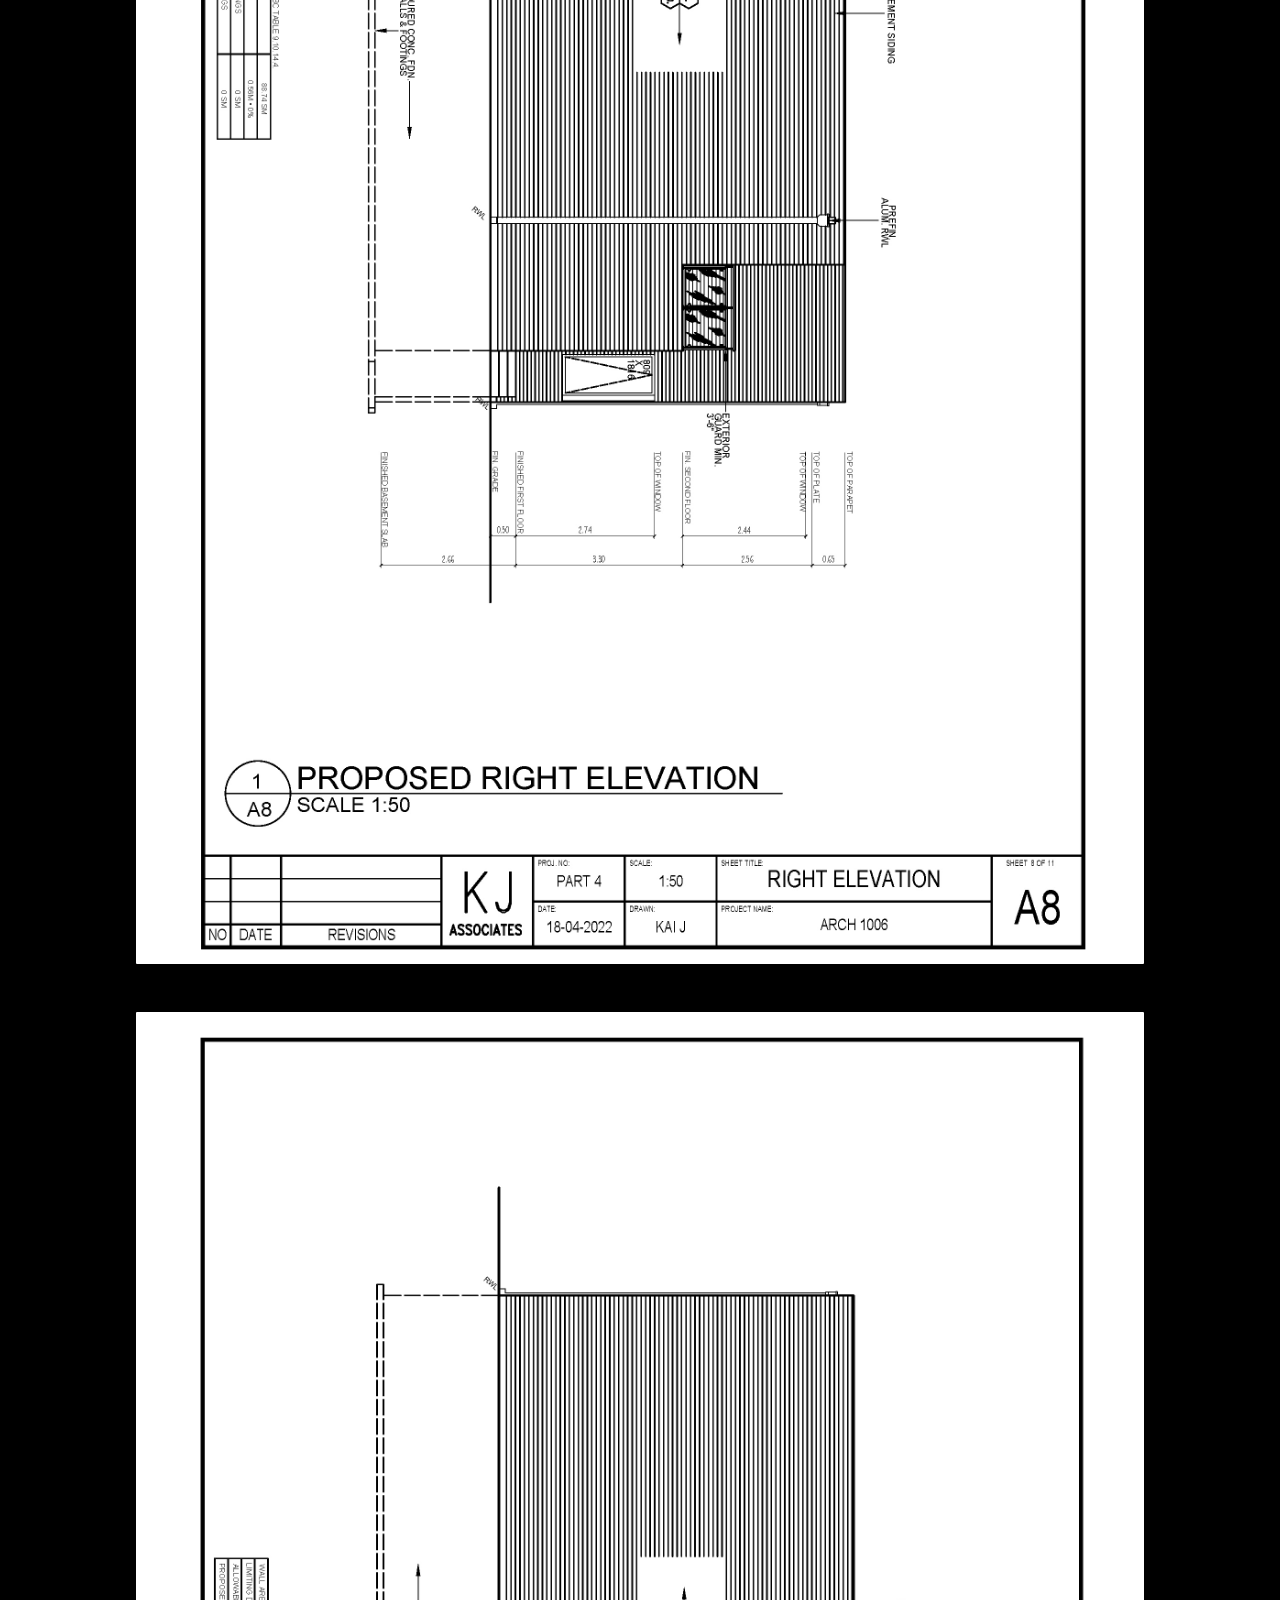
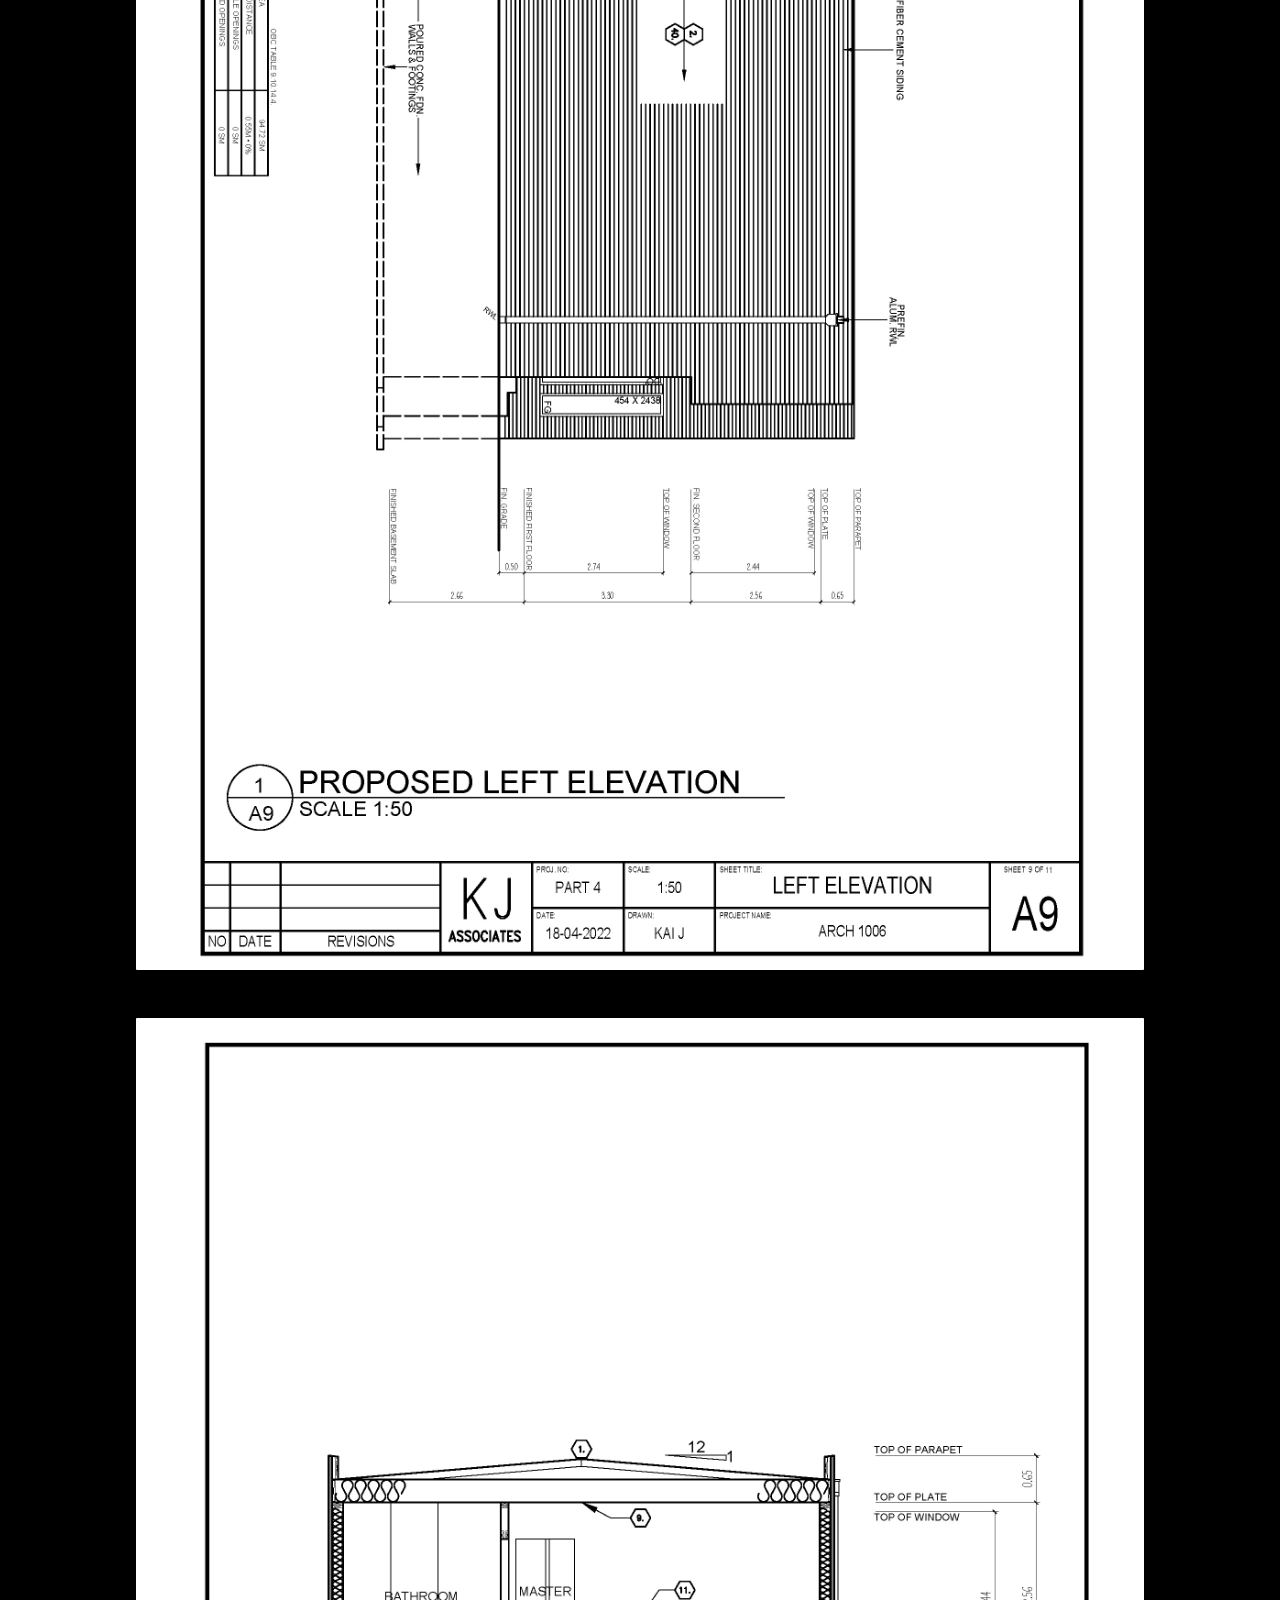
<file: Residential Design.html>
<!DOCTYPE HTML>
<!--
	Phantom by HTML5 UP
	html5up.net | @ajlkn
	Free for personal and commercial use under the CCA 3.0 license (html5up.net/license)
-->
<html>
	<head>
		<title>Single Family Detached Home</title>
		<meta charset="utf-8" />
		<meta name="viewport" content="width=device-width, initial-scale=1, user-scalable=no" />
		<link rel="stylesheet" href="assets/css/main.css" />
		<noscript><link rel="stylesheet" href="assets/css/noscript.css" /></noscript>
	</head>
	<body class="is-preload">
		<!-- Wrapper -->
			<div id="wrapper">

				<!-- Header -->
					<header id="header">
						<div class="inner">

							<!-- Nav -->
								<nav>
									<ul>
										<li><a href="#menu">Menu</a></li>
									</ul>
								</nav>

						</div>
					</header>

				<!-- Menu -->
					<nav id="menu">
						<h2>Menu</h2>
						<ul>
							<li><a href="index.html">Back To Portfolio</a></li>
						</ul>
					</nav>

				<!-- Main -->
					<div id="main">
						<div class="inner">
							<h1>Single Family Detached Home</h1>
							<p>Completed on my own using AutoCAD. Modeled in SketchUp 2021 & rendered with Vray 5.</p>
							<p>January - April 2022</p>
							<span class="image main"><img src="images/residential/housefinal.png" alt="" /></span>
							<span class="image main"><img src="images/residential/1_Page_02.jpg" alt="" /></span>
							<span class="image main"><img src="images/residential/1_Page_03.jpg" alt="" /></span>
							<span class="image main"><img src="images/residential/1_Page_04.jpg" alt="" /></span>
							<span class="image main"><img src="images/residential/1_Page_05.jpg" alt="" /></span>
							<span class="image main"><img src="images/residential/1_Page_06.jpg" alt="" /></span>
							<span class="image main"><img src="images/residential/1_Page_07.jpg" alt="" /></span>
							<span class="image main"><img src="images/residential/1_Page_08.jpg" alt="" /></span>
							<span class="image main"><img src="images/residential/1_Page_09.jpg" alt="" /></span>
							<span class="image main"><img src="images/residential/1_Page_10.jpg" alt="" /></span>
							<span class="image main"><img src="images/residential/1_Page_11.jpg" alt="" /></span>
							<span class="image main"><img src="images/residential/1_Page_12.jpg" alt="" /></span>
							</div>
					</div>

				<!-- Footer -->
				<footer id="footer">
					<div class="inner">
						<section>
							<h2>Links</h2>
							<ul class="icons">
								<li><a href="https://www.instagram.com/647kai/" class="icon brands style2 fa-instagram"><span class="label">Instagram</span></a></li>
								<li><a href="https://www.linkedin.com/in/kaius-jorda-0a55ba262/" class="icon brands style2 fa-linkedin"><span class="label">LinkedIn</span></a></li>
							</ul>
						</section>
						<ul class="copyright">
							<li>&copy; Kaius Jorda. All rights reserved</li><li>Template Design: <a href="http://html5up.net">HTML5 UP</a></li>
						</ul>
					</div>
				</footer>

		</div>

	<!-- Scripts -->
		<script src="assets/js/jquery.min.js"></script>
		<script src="assets/js/browser.min.js"></script>
		<script src="assets/js/breakpoints.min.js"></script>
		<script src="assets/js/util.js"></script>
		<script src="assets/js/main.js"></script>

</body>
</html>
</file>
<file: assets/css/noscript.css>
/*
	Phantom by HTML5 UP
	html5up.net | @ajlkn
	Free for personal and commercial use under the CCA 3.0 license (html5up.net/license)
*/

/* Tiles */

	body.is-preload .tiles article {
		-moz-transform: none;
		-webkit-transform: none;
		-ms-transform: none;
		transform: none;
		opacity: 1;
	}
</file>
<file: assets/css/main.css>
@import url(fontawesome-all.min.css);
@import url("https://fonts.googleapis.com/css?family=Source+Sans+Pro:300,700,900");

/*
	Phantom by HTML5 UP
	html5up.net | @ajlkn
	Free for personal and commercial use under the CCA 3.0 license (html5up.net/license)
*/

html, body, div, span, applet, object,
iframe, h1, h2, h3, h4, h5, h6, p, blockquote,
pre, a, abbr, acronym, address, big, cite,
code, del, dfn, em, img, ins, kbd, q, s, samp,
small, strike, strong, sub, sup, tt, var, b,
u, i, center, dl, dt, dd, ol, ul, li, fieldset,
form, label, legend, table, caption, tbody,
tfoot, thead, tr, th, td, article, aside,
canvas, details, embed, figure, figcaption,
footer, header, hgroup, menu, nav, output, ruby,
section, summary, time, mark, audio, video {
	margin: 0;
	padding: 0;
	border: 0;
	font-size: 100%;
	font: inherit;
	vertical-align: baseline;}

article, aside, details, figcaption, figure,
footer, header, hgroup, menu, nav, section {
	display: block;}

body {
	line-height: 1;
}

ol, ul {
	list-style: none;
}

blockquote, q {
	quotes: none;
}

	blockquote:before, blockquote:after, q:before, q:after {
		content: '';
		content: none;
	}

table {
	border-collapse: collapse;
	border-spacing: 0;
}

body {
	-webkit-text-size-adjust: none;
}

mark {
	background-color: transparent;
	color: inherit;
}

input::-moz-focus-inner {
	border: 0;
	padding: 0;
}

input, select, textarea {
	-moz-appearance: none;
	-webkit-appearance: none;
	-ms-appearance: none;
	appearance: none;
}

/* Basic */

	@-ms-viewport {
		width: device-width;
	}

	body {
		-ms-overflow-style: scrollbar;
	}

	@media screen and (max-width: 480px) {

		html, body {
			min-width: 320px;
		}

	}

	html {
		box-sizing: border-box;
	}

	*, *:before, *:after {
		box-sizing: inherit;
	}

	body {
		background: #000000;
	}

		body.is-preload *, body.is-preload *:before, body.is-preload *:after {
			-moz-animation: none !important;
			-webkit-animation: none !important;
			-ms-animation: none !important;
			animation: none !important;
			-moz-transition: none !important;
			-webkit-transition: none !important;
			-ms-transition: none !important;
			transition: none !important;
		}

/* Type */

	body, input, select, textarea {
		color: #ffffff;
		font-family: "Source Sans Pro", Helvetica, sans-serif;
		font-size: 16pt;
		font-weight: 300;
		line-height: 1.75;
	}

		@media screen and (max-width: 1680px) {

			body, input, select, textarea {
				font-size: 14pt;
			}

		}

		@media screen and (max-width: 1280px) {

			body, input, select, textarea {
				font-size: 12pt;
			}

		}

	a {
		-moz-transition: border-bottom-color 0.2s ease, color 0.2s ease;
		-webkit-transition: border-bottom-color 0.2s ease, color 0.2s ease;
		-ms-transition: border-bottom-color 0.2s ease, color 0.2s ease;
		transition: border-bottom-color 0.2s ease, color 0.2s ease;
		text-decoration: none;
		color: #585858;
		border-bottom: dotted 1px rgb(255, 255, 255);
	}

		a:hover {
			border-bottom-color: transparent;
			color: #7c7c7c !important;
		}

	strong, b {
		font-weight: 900;
	}

	em, i {
		font-style: italic;
	}

	p {
		margin: 0 0 2em 0;
	}

	h1 {
		font-size: 2.75em;
		font-weight: 700;
		line-height: 1.3;
		margin: 0 0 1em 0;
		letter-spacing: -0.035em;
	}

		h1 a {
			color: inherit;
		}

		@media screen and (max-width: 736px) {

			h1 {
				font-size: 2em;
				margin: 0 0 1em 0;
			}

		}

		@media screen and (max-width: 360px) {

			h1 {
				font-size: 1.75em;
			}

		}

	h2, h3, h4, h5, h6 {
		font-weight: 900;
		line-height: 1.5;
		margin: 0 0 2em 0;
		text-transform: uppercase;
		letter-spacing: 0.35em;
	}

		h2 a, h3 a, h4 a, h5 a, h6 a {
			color: inherit;
		}

	h2 {
		font-size: 1.1em;
	}

	h3 {
		font-size: 1em;
	}

	h4 {
		font-size: 0.8em;
	}

	h5 {
		font-size: 0.8em;
	}

	h6 {
		font-size: 0.8em;
	}

	@media screen and (max-width: 980px) {

		h1 br, h2 br, h3 br, h4 br, h5 br, h6 br {
			display: none;
		}

	}

	@media screen and (max-width: 736px) {

		h2 {
			font-size: 1em;
		}

		h3 {
			font-size: 0.8em;
		}

	}

	sub {
		font-size: 0.8em;
		position: relative;
		top: 0.5em;
	}

	sup {
		font-size: 0.8em;
		position: relative;
		top: -0.5em;
	}

	blockquote {
		border-left: solid 4px #c9c9c9;
		font-style: italic;
		margin: 0 0 2em 0;
		padding: 0.5em 0 0.5em 2em;
	}

	code {
		background: rgba(144, 144, 144, 0.075);
		border-radius: 4px;
		border: solid 1px #c9c9c9;
		font-family: "Courier New", monospace;
		font-size: 0.9em;
		margin: 0 0.25em;
		padding: 0.25em 0.65em;
	}

	pre {
		-webkit-overflow-scrolling: touch;
		font-family: "Courier New", monospace;
		font-size: 0.9em;
		margin: 0 0 2em 0;
	}

		pre code {
			display: block;
			line-height: 1.75;
			padding: 1em 1.5em;
			overflow-x: auto;
		}

	hr {
		border: 0;
		border-bottom: solid 1px #c9c9c9;
		margin: 2em 0;
	}

		hr.major {
			margin: 3em 0;
		}

	.align-left {
		text-align: left;
	}

	.align-center {
		text-align: center;
	}

	.align-right {
		text-align: right;
	}

/* Row */

	.row {
		display: flex;
		flex-wrap: wrap;
		box-sizing: border-box;
		align-items: stretch;
	}

		.row > * {
			box-sizing: border-box;
		}

		.row.gtr-uniform > * > :last-child {
			margin-bottom: 0;
		}

		.row.aln-left {
			justify-content: flex-start;
		}

		.row.aln-center {
			justify-content: center;
		}

		.row.aln-right {
			justify-content: flex-end;
		}

		.row.aln-top {
			align-items: flex-start;
		}

		.row.aln-middle {
			align-items: center;
		}

		.row.aln-bottom {
			align-items: flex-end;
		}

		.row > .imp {
			order: -1;
		}

		.row > .col-1 {
			width: 8.33333%;
		}

		.row > .off-1 {
			margin-left: 8.33333%;
		}

		.row > .col-2 {
			width: 16.66667%;
		}

		.row > .off-2 {
			margin-left: 16.66667%;
		}

		.row > .col-3 {
			width: 25%;
		}

		.row > .off-3 {
			margin-left: 25%;
		}

		.row > .col-4 {
			width: 33.33333%;
		}

		.row > .off-4 {
			margin-left: 33.33333%;
		}

		.row > .col-5 {
			width: 41.66667%;
		}

		.row > .off-5 {
			margin-left: 41.66667%;
		}

		.row > .col-6 {
			width: 50%;
		}

		.row > .off-6 {
			margin-left: 50%;
		}

		.row > .col-7 {
			width: 58.33333%;
		}

		.row > .off-7 {
			margin-left: 58.33333%;
		}

		.row > .col-8 {
			width: 66.66667%;
		}

		.row > .off-8 {
			margin-left: 66.66667%;
		}

		.row > .col-9 {
			width: 75%;
		}

		.row > .off-9 {
			margin-left: 75%;
		}

		.row > .col-10 {
			width: 83.33333%;
		}

		.row > .off-10 {
			margin-left: 83.33333%;
		}

		.row > .col-11 {
			width: 91.66667%;
		}

		.row > .off-11 {
			margin-left: 91.66667%;
		}

		.row > .col-12 {
			width: 100%;
		}

		.row > .off-12 {
			margin-left: 100%;
		}

		.row.gtr-0 {
			margin-top: 0;
			margin-left: 0em;
		}

			.row.gtr-0 > * {
				padding: 0 0 0 0em;
			}

			.row.gtr-0.gtr-uniform {
				margin-top: 0em;
			}

				.row.gtr-0.gtr-uniform > * {
					padding-top: 0em;
				}

		.row.gtr-25 {
			margin-top: 0;
			margin-left: -0.5em;
		}

			.row.gtr-25 > * {
				padding: 0 0 0 0.5em;
			}

			.row.gtr-25.gtr-uniform {
				margin-top: -0.5em;
			}

				.row.gtr-25.gtr-uniform > * {
					padding-top: 0.5em;
				}

		.row.gtr-50 {
			margin-top: 0;
			margin-left: -1em;
		}

			.row.gtr-50 > * {
				padding: 0 0 0 1em;
			}

			.row.gtr-50.gtr-uniform {
				margin-top: -1em;
			}

				.row.gtr-50.gtr-uniform > * {
					padding-top: 1em;
				}

		.row {
			margin-top: 0;
			margin-left: -2em;
		}

			.row > * {
				padding: 0 0 0 2em;
			}

			.row.gtr-uniform {
				margin-top: -2em;
			}

				.row.gtr-uniform > * {
					padding-top: 2em;
				}

		.row.gtr-150 {
			margin-top: 0;
			margin-left: -3em;
		}

			.row.gtr-150 > * {
				padding: 0 0 0 3em;
			}

			.row.gtr-150.gtr-uniform {
				margin-top: -3em;
			}

				.row.gtr-150.gtr-uniform > * {
					padding-top: 3em;
				}

		.row.gtr-200 {
			margin-top: 0;
			margin-left: -4em;
		}

			.row.gtr-200 > * {
				padding: 0 0 0 4em;
			}

			.row.gtr-200.gtr-uniform {
				margin-top: -4em;
			}

				.row.gtr-200.gtr-uniform > * {
					padding-top: 4em;
				}

		@media screen and (max-width: 1680px) {

			.row {
				display: flex;
				flex-wrap: wrap;
				box-sizing: border-box;
				align-items: stretch;
			}

				.row > * {
					box-sizing: border-box;
				}

				.row.gtr-uniform > * > :last-child {
					margin-bottom: 0;
				}

				.row.aln-left {
					justify-content: flex-start;
				}

				.row.aln-center {
					justify-content: center;
				}

				.row.aln-right {
					justify-content: flex-end;
				}

				.row.aln-top {
					align-items: flex-start;
				}

				.row.aln-middle {
					align-items: center;
				}

				.row.aln-bottom {
					align-items: flex-end;
				}

				.row > .imp-xlarge {
					order: -1;
				}

				.row > .col-1-xlarge {
					width: 8.33333%;
				}

				.row > .off-1-xlarge {
					margin-left: 8.33333%;
				}

				.row > .col-2-xlarge {
					width: 16.66667%;
				}

				.row > .off-2-xlarge {
					margin-left: 16.66667%;
				}

				.row > .col-3-xlarge {
					width: 25%;
				}

				.row > .off-3-xlarge {
					margin-left: 25%;
				}

				.row > .col-4-xlarge {
					width: 33.33333%;
				}

				.row > .off-4-xlarge {
					margin-left: 33.33333%;
				}

				.row > .col-5-xlarge {
					width: 41.66667%;
				}

				.row > .off-5-xlarge {
					margin-left: 41.66667%;
				}

				.row > .col-6-xlarge {
					width: 50%;
				}

				.row > .off-6-xlarge {
					margin-left: 50%;
				}

				.row > .col-7-xlarge {
					width: 58.33333%;
				}

				.row > .off-7-xlarge {
					margin-left: 58.33333%;
				}

				.row > .col-8-xlarge {
					width: 66.66667%;
				}

				.row > .off-8-xlarge {
					margin-left: 66.66667%;
				}

				.row > .col-9-xlarge {
					width: 75%;
				}

				.row > .off-9-xlarge {
					margin-left: 75%;
				}

				.row > .col-10-xlarge {
					width: 83.33333%;
				}

				.row > .off-10-xlarge {
					margin-left: 83.33333%;
				}

				.row > .col-11-xlarge {
					width: 91.66667%;
				}

				.row > .off-11-xlarge {
					margin-left: 91.66667%;
				}

				.row > .col-12-xlarge {
					width: 100%;
				}

				.row > .off-12-xlarge {
					margin-left: 100%;
				}

				.row.gtr-0 {
					margin-top: 0;
					margin-left: 0em;
				}

					.row.gtr-0 > * {
						padding: 0 0 0 0em;
					}

					.row.gtr-0.gtr-uniform {
						margin-top: 0em;
					}

						.row.gtr-0.gtr-uniform > * {
							padding-top: 0em;
						}

				.row.gtr-25 {
					margin-top: 0;
					margin-left: -0.5em;
				}

					.row.gtr-25 > * {
						padding: 0 0 0 0.5em;
					}

					.row.gtr-25.gtr-uniform {
						margin-top: -0.5em;
					}

						.row.gtr-25.gtr-uniform > * {
							padding-top: 0.5em;
						}

				.row.gtr-50 {
					margin-top: 0;
					margin-left: -1em;
				}

					.row.gtr-50 > * {
						padding: 0 0 0 1em;
					}

					.row.gtr-50.gtr-uniform {
						margin-top: -1em;
					}

						.row.gtr-50.gtr-uniform > * {
							padding-top: 1em;
						}

				.row {
					margin-top: 0;
					margin-left: -2em;
				}

					.row > * {
						padding: 0 0 0 2em;
					}

					.row.gtr-uniform {
						margin-top: -2em;
					}

						.row.gtr-uniform > * {
							padding-top: 2em;
						}

				.row.gtr-150 {
					margin-top: 0;
					margin-left: -3em;
				}

					.row.gtr-150 > * {
						padding: 0 0 0 3em;
					}

					.row.gtr-150.gtr-uniform {
						margin-top: -3em;
					}

						.row.gtr-150.gtr-uniform > * {
							padding-top: 3em;
						}

				.row.gtr-200 {
					margin-top: 0;
					margin-left: -4em;
				}

					.row.gtr-200 > * {
						padding: 0 0 0 4em;
					}

					.row.gtr-200.gtr-uniform {
						margin-top: -4em;
					}

						.row.gtr-200.gtr-uniform > * {
							padding-top: 4em;
						}

		}

		@media screen and (max-width: 1280px) {

			.row {
				display: flex;
				flex-wrap: wrap;
				box-sizing: border-box;
				align-items: stretch;
			}

				.row > * {
					box-sizing: border-box;
				}

				.row.gtr-uniform > * > :last-child {
					margin-bottom: 0;
				}

				.row.aln-left {
					justify-content: flex-start;
				}

				.row.aln-center {
					justify-content: center;
				}

				.row.aln-right {
					justify-content: flex-end;
				}

				.row.aln-top {
					align-items: flex-start;
				}

				.row.aln-middle {
					align-items: center;
				}

				.row.aln-bottom {
					align-items: flex-end;
				}

				.row > .imp-large {
					order: -1;
				}

				.row > .col-1-large {
					width: 8.33333%;
				}

				.row > .off-1-large {
					margin-left: 8.33333%;
				}

				.row > .col-2-large {
					width: 16.66667%;
				}

				.row > .off-2-large {
					margin-left: 16.66667%;
				}

				.row > .col-3-large {
					width: 25%;
				}

				.row > .off-3-large {
					margin-left: 25%;
				}

				.row > .col-4-large {
					width: 33.33333%;
				}

				.row > .off-4-large {
					margin-left: 33.33333%;
				}

				.row > .col-5-large {
					width: 41.66667%;
				}

				.row > .off-5-large {
					margin-left: 41.66667%;
				}

				.row > .col-6-large {
					width: 50%;
				}

				.row > .off-6-large {
					margin-left: 50%;
				}

				.row > .col-7-large {
					width: 58.33333%;
				}

				.row > .off-7-large {
					margin-left: 58.33333%;
				}

				.row > .col-8-large {
					width: 66.66667%;
				}

				.row > .off-8-large {
					margin-left: 66.66667%;
				}

				.row > .col-9-large {
					width: 75%;
				}

				.row > .off-9-large {
					margin-left: 75%;
				}

				.row > .col-10-large {
					width: 83.33333%;
				}

				.row > .off-10-large {
					margin-left: 83.33333%;
				}

				.row > .col-11-large {
					width: 91.66667%;
				}

				.row > .off-11-large {
					margin-left: 91.66667%;
				}

				.row > .col-12-large {
					width: 100%;
				}

				.row > .off-12-large {
					margin-left: 100%;
				}

				.row.gtr-0 {
					margin-top: 0;
					margin-left: 0em;
				}

					.row.gtr-0 > * {
						padding: 0 0 0 0em;
					}

					.row.gtr-0.gtr-uniform {
						margin-top: 0em;
					}

						.row.gtr-0.gtr-uniform > * {
							padding-top: 0em;
						}

				.row.gtr-25 {
					margin-top: 0;
					margin-left: -0.5em;
				}

					.row.gtr-25 > * {
						padding: 0 0 0 0.5em;
					}

					.row.gtr-25.gtr-uniform {
						margin-top: -0.5em;
					}

						.row.gtr-25.gtr-uniform > * {
							padding-top: 0.5em;
						}

				.row.gtr-50 {
					margin-top: 0;
					margin-left: -1em;
				}

					.row.gtr-50 > * {
						padding: 0 0 0 1em;
					}

					.row.gtr-50.gtr-uniform {
						margin-top: -1em;
					}

						.row.gtr-50.gtr-uniform > * {
							padding-top: 1em;
						}

				.row {
					margin-top: 0;
					margin-left: -2em;
				}

					.row > * {
						padding: 0 0 0 2em;
					}

					.row.gtr-uniform {
						margin-top: -2em;
					}

						.row.gtr-uniform > * {
							padding-top: 2em;
						}

				.row.gtr-150 {
					margin-top: 0;
					margin-left: -3em;
				}

					.row.gtr-150 > * {
						padding: 0 0 0 3em;
					}

					.row.gtr-150.gtr-uniform {
						margin-top: -3em;
					}

						.row.gtr-150.gtr-uniform > * {
							padding-top: 3em;
						}

				.row.gtr-200 {
					margin-top: 0;
					margin-left: -4em;
				}

					.row.gtr-200 > * {
						padding: 0 0 0 4em;
					}

					.row.gtr-200.gtr-uniform {
						margin-top: -4em;
					}

						.row.gtr-200.gtr-uniform > * {
							padding-top: 4em;
						}

		}

		@media screen and (max-width: 980px) {

			.row {
				display: flex;
				flex-wrap: wrap;
				box-sizing: border-box;
				align-items: stretch;
			}

				.row > * {
					box-sizing: border-box;
				}

				.row.gtr-uniform > * > :last-child {
					margin-bottom: 0;
				}

				.row.aln-left {
					justify-content: flex-start;
				}

				.row.aln-center {
					justify-content: center;
				}

				.row.aln-right {
					justify-content: flex-end;
				}

				.row.aln-top {
					align-items: flex-start;
				}

				.row.aln-middle {
					align-items: center;
				}

				.row.aln-bottom {
					align-items: flex-end;
				}

				.row > .imp-medium {
					order: -1;
				}

				.row > .col-1-medium {
					width: 8.33333%;
				}

				.row > .off-1-medium {
					margin-left: 8.33333%;
				}

				.row > .col-2-medium {
					width: 16.66667%;
				}

				.row > .off-2-medium {
					margin-left: 16.66667%;
				}

				.row > .col-3-medium {
					width: 25%;
				}

				.row > .off-3-medium {
					margin-left: 25%;
				}

				.row > .col-4-medium {
					width: 33.33333%;
				}

				.row > .off-4-medium {
					margin-left: 33.33333%;
				}

				.row > .col-5-medium {
					width: 41.66667%;
				}

				.row > .off-5-medium {
					margin-left: 41.66667%;
				}

				.row > .col-6-medium {
					width: 50%;
				}

				.row > .off-6-medium {
					margin-left: 50%;
				}

				.row > .col-7-medium {
					width: 58.33333%;
				}

				.row > .off-7-medium {
					margin-left: 58.33333%;
				}

				.row > .col-8-medium {
					width: 66.66667%;
				}

				.row > .off-8-medium {
					margin-left: 66.66667%;
				}

				.row > .col-9-medium {
					width: 75%;
				}

				.row > .off-9-medium {
					margin-left: 75%;
				}

				.row > .col-10-medium {
					width: 83.33333%;
				}

				.row > .off-10-medium {
					margin-left: 83.33333%;
				}

				.row > .col-11-medium {
					width: 91.66667%;
				}

				.row > .off-11-medium {
					margin-left: 91.66667%;
				}

				.row > .col-12-medium {
					width: 100%;
				}

				.row > .off-12-medium {
					margin-left: 100%;
				}

				.row.gtr-0 {
					margin-top: 0;
					margin-left: 0em;
				}

					.row.gtr-0 > * {
						padding: 0 0 0 0em;
					}

					.row.gtr-0.gtr-uniform {
						margin-top: 0em;
					}

						.row.gtr-0.gtr-uniform > * {
							padding-top: 0em;
						}

				.row.gtr-25 {
					margin-top: 0;
					margin-left: -0.375em;
				}

					.row.gtr-25 > * {
						padding: 0 0 0 0.375em;
					}

					.row.gtr-25.gtr-uniform {
						margin-top: -0.375em;
					}

						.row.gtr-25.gtr-uniform > * {
							padding-top: 0.375em;
						}

				.row.gtr-50 {
					margin-top: 0;
					margin-left: -0.75em;
				}

					.row.gtr-50 > * {
						padding: 0 0 0 0.75em;
					}

					.row.gtr-50.gtr-uniform {
						margin-top: -0.75em;
					}

						.row.gtr-50.gtr-uniform > * {
							padding-top: 0.75em;
						}

				.row {
					margin-top: 0;
					margin-left: -1.5em;
				}

					.row > * {
						padding: 0 0 0 1.5em;
					}

					.row.gtr-uniform {
						margin-top: -1.5em;
					}

						.row.gtr-uniform > * {
							padding-top: 1.5em;
						}

				.row.gtr-150 {
					margin-top: 0;
					margin-left: -2.25em;
				}

					.row.gtr-150 > * {
						padding: 0 0 0 2.25em;
					}

					.row.gtr-150.gtr-uniform {
						margin-top: -2.25em;
					}

						.row.gtr-150.gtr-uniform > * {
							padding-top: 2.25em;
						}

				.row.gtr-200 {
					margin-top: 0;
					margin-left: -3em;
				}

					.row.gtr-200 > * {
						padding: 0 0 0 3em;
					}

					.row.gtr-200.gtr-uniform {
						margin-top: -3em;
					}

						.row.gtr-200.gtr-uniform > * {
							padding-top: 3em;
						}

		}

		@media screen and (max-width: 736px) {

			.row {
				display: flex;
				flex-wrap: wrap;
				box-sizing: border-box;
				align-items: stretch;
			}

				.row > * {
					box-sizing: border-box;
				}

				.row.gtr-uniform > * > :last-child {
					margin-bottom: 0;
				}

				.row.aln-left {
					justify-content: flex-start;
				}

				.row.aln-center {
					justify-content: center;
				}

				.row.aln-right {
					justify-content: flex-end;
				}

				.row.aln-top {
					align-items: flex-start;
				}

				.row.aln-middle {
					align-items: center;
				}

				.row.aln-bottom {
					align-items: flex-end;
				}

				.row > .imp-small {
					order: -1;
				}

				.row > .col-1-small {
					width: 8.33333%;
				}

				.row > .off-1-small {
					margin-left: 8.33333%;
				}

				.row > .col-2-small {
					width: 16.66667%;
				}

				.row > .off-2-small {
					margin-left: 16.66667%;
				}

				.row > .col-3-small {
					width: 25%;
				}

				.row > .off-3-small {
					margin-left: 25%;
				}

				.row > .col-4-small {
					width: 33.33333%;
				}

				.row > .off-4-small {
					margin-left: 33.33333%;
				}

				.row > .col-5-small {
					width: 41.66667%;
				}

				.row > .off-5-small {
					margin-left: 41.66667%;
				}

				.row > .col-6-small {
					width: 50%;
				}

				.row > .off-6-small {
					margin-left: 50%;
				}

				.row > .col-7-small {
					width: 58.33333%;
				}

				.row > .off-7-small {
					margin-left: 58.33333%;
				}

				.row > .col-8-small {
					width: 66.66667%;
				}

				.row > .off-8-small {
					margin-left: 66.66667%;
				}

				.row > .col-9-small {
					width: 75%;
				}

				.row > .off-9-small {
					margin-left: 75%;
				}

				.row > .col-10-small {
					width: 83.33333%;
				}

				.row > .off-10-small {
					margin-left: 83.33333%;
				}

				.row > .col-11-small {
					width: 91.66667%;
				}

				.row > .off-11-small {
					margin-left: 91.66667%;
				}

				.row > .col-12-small {
					width: 100%;
				}

				.row > .off-12-small {
					margin-left: 100%;
				}

				.row.gtr-0 {
					margin-top: 0;
					margin-left: 0em;
				}

					.row.gtr-0 > * {
						padding: 0 0 0 0em;
					}

					.row.gtr-0.gtr-uniform {
						margin-top: 0em;
					}

						.row.gtr-0.gtr-uniform > * {
							padding-top: 0em;
						}

				.row.gtr-25 {
					margin-top: 0;
					margin-left: -0.25em;
				}

					.row.gtr-25 > * {
						padding: 0 0 0 0.25em;
					}

					.row.gtr-25.gtr-uniform {
						margin-top: -0.25em;
					}

						.row.gtr-25.gtr-uniform > * {
							padding-top: 0.25em;
						}

				.row.gtr-50 {
					margin-top: 0;
					margin-left: -0.5em;
				}

					.row.gtr-50 > * {
						padding: 0 0 0 0.5em;
					}

					.row.gtr-50.gtr-uniform {
						margin-top: -0.5em;
					}

						.row.gtr-50.gtr-uniform > * {
							padding-top: 0.5em;
						}

				.row {
					margin-top: 0;
					margin-left: -1em;
				}

					.row > * {
						padding: 0 0 0 1em;
					}

					.row.gtr-uniform {
						margin-top: -1em;
					}

						.row.gtr-uniform > * {
							padding-top: 1em;
						}

				.row.gtr-150 {
					margin-top: 0;
					margin-left: -1.5em;
				}

					.row.gtr-150 > * {
						padding: 0 0 0 1.5em;
					}

					.row.gtr-150.gtr-uniform {
						margin-top: -1.5em;
					}

						.row.gtr-150.gtr-uniform > * {
							padding-top: 1.5em;
						}

				.row.gtr-200 {
					margin-top: 0;
					margin-left: -2em;
				}

					.row.gtr-200 > * {
						padding: 0 0 0 2em;
					}

					.row.gtr-200.gtr-uniform {
						margin-top: -2em;
					}

						.row.gtr-200.gtr-uniform > * {
							padding-top: 2em;
						}

		}

		@media screen and (max-width: 480px) {

			.row {
				display: flex;
				flex-wrap: wrap;
				box-sizing: border-box;
				align-items: stretch;
			}

				.row > * {
					box-sizing: border-box;
				}

				.row.gtr-uniform > * > :last-child {
					margin-bottom: 0;
				}

				.row.aln-left {
					justify-content: flex-start;
				}

				.row.aln-center {
					justify-content: center;
				}

				.row.aln-right {
					justify-content: flex-end;
				}

				.row.aln-top {
					align-items: flex-start;
				}

				.row.aln-middle {
					align-items: center;
				}

				.row.aln-bottom {
					align-items: flex-end;
				}

				.row > .imp-xsmall {
					order: -1;
				}

				.row > .col-1-xsmall {
					width: 8.33333%;
				}

				.row > .off-1-xsmall {
					margin-left: 8.33333%;
				}

				.row > .col-2-xsmall {
					width: 16.66667%;
				}

				.row > .off-2-xsmall {
					margin-left: 16.66667%;
				}

				.row > .col-3-xsmall {
					width: 25%;
				}

				.row > .off-3-xsmall {
					margin-left: 25%;
				}

				.row > .col-4-xsmall {
					width: 33.33333%;
				}

				.row > .off-4-xsmall {
					margin-left: 33.33333%;
				}

				.row > .col-5-xsmall {
					width: 41.66667%;
				}

				.row > .off-5-xsmall {
					margin-left: 41.66667%;
				}

				.row > .col-6-xsmall {
					width: 50%;
				}

				.row > .off-6-xsmall {
					margin-left: 50%;
				}

				.row > .col-7-xsmall {
					width: 58.33333%;
				}

				.row > .off-7-xsmall {
					margin-left: 58.33333%;
				}

				.row > .col-8-xsmall {
					width: 66.66667%;
				}

				.row > .off-8-xsmall {
					margin-left: 66.66667%;
				}

				.row > .col-9-xsmall {
					width: 75%;
				}

				.row > .off-9-xsmall {
					margin-left: 75%;
				}

				.row > .col-10-xsmall {
					width: 83.33333%;
				}

				.row > .off-10-xsmall {
					margin-left: 83.33333%;
				}

				.row > .col-11-xsmall {
					width: 91.66667%;
				}

				.row > .off-11-xsmall {
					margin-left: 91.66667%;
				}

				.row > .col-12-xsmall {
					width: 100%;
				}

				.row > .off-12-xsmall {
					margin-left: 100%;
				}

				.row.gtr-0 {
					margin-top: 0;
					margin-left: 0em;
				}

					.row.gtr-0 > * {
						padding: 0 0 0 0em;
					}

					.row.gtr-0.gtr-uniform {
						margin-top: 0em;
					}

						.row.gtr-0.gtr-uniform > * {
							padding-top: 0em;
						}

				.row.gtr-25 {
					margin-top: 0;
					margin-left: -0.25em;
				}

					.row.gtr-25 > * {
						padding: 0 0 0 0.25em;
					}

					.row.gtr-25.gtr-uniform {
						margin-top: -0.25em;
					}

						.row.gtr-25.gtr-uniform > * {
							padding-top: 0.25em;
						}

				.row.gtr-50 {
					margin-top: 0;
					margin-left: -0.5em;
				}

					.row.gtr-50 > * {
						padding: 0 0 0 0.5em;
					}

					.row.gtr-50.gtr-uniform {
						margin-top: -0.5em;
					}

						.row.gtr-50.gtr-uniform > * {
							padding-top: 0.5em;
						}

				.row {
					margin-top: 0;
					margin-left: -1em;
				}

					.row > * {
						padding: 0 0 0 1em;
					}

					.row.gtr-uniform {
						margin-top: -1em;
					}

						.row.gtr-uniform > * {
							padding-top: 1em;
						}

				.row.gtr-150 {
					margin-top: 0;
					margin-left: -1.5em;
				}

					.row.gtr-150 > * {
						padding: 0 0 0 1.5em;
					}

					.row.gtr-150.gtr-uniform {
						margin-top: -1.5em;
					}

						.row.gtr-150.gtr-uniform > * {
							padding-top: 1.5em;
						}

				.row.gtr-200 {
					margin-top: 0;
					margin-left: -2em;
				}

					.row.gtr-200 > * {
						padding: 0 0 0 2em;
					}

					.row.gtr-200.gtr-uniform {
						margin-top: -2em;
					}

						.row.gtr-200.gtr-uniform > * {
							padding-top: 2em;
						}

		}

/* Section/Article */

	section.special, article.special {
		text-align: center;
	}

	header p {
		margin-top: -1em;
	}

	@media screen and (max-width: 736px) {

		header p {
			margin-top: 0;
		}

	}

/* Icon */

	.icon {
		text-decoration: none;
		border-bottom: none;
		position: relative;
	}

		.icon:before {
			-moz-osx-font-smoothing: grayscale;
			-webkit-font-smoothing: antialiased;
			display: inline-block;
			font-style: normal;
			font-variant: normal;
			text-rendering: auto;
			line-height: 1;
			text-transform: none !important;
			font-family: 'Font Awesome 5 Free';
			font-weight: 400;
		}

		.icon > .label {
			display: none;
		}

		.icon:before {
			line-height: inherit;
		}

		.icon.solid:before {
			font-weight: 900;
		}

		.icon.brands:before {
			font-family: 'Font Awesome 5 Brands';
		}

		.icon.style2 {
			-moz-transition: background-color 0.2s ease-in-out, color 0.2s ease-in-out, border-color 0.2s ease-in-out;
			-webkit-transition: background-color 0.2s ease-in-out, color 0.2s ease-in-out, border-color 0.2s ease-in-out;
			-ms-transition: background-color 0.2s ease-in-out, color 0.2s ease-in-out, border-color 0.2s ease-in-out;
			transition: background-color 0.2s ease-in-out, color 0.2s ease-in-out, border-color 0.2s ease-in-out;
			background-color: transparent;
			border: solid 1px #ffffff;
			border-radius: 4px;
			width: 2.65em;
			height: 2.65em;
			display: inline-block;
			text-align: center;
			line-height: 2.65em;
			color: inherit;
		}

			.icon.style2:before {
				font-size: 1.1em;
			}

			.icon.style2:hover {
				color: #000000;
				border-color: #000000;
			}

			.icon.style2:active {
				background-color: rgba(255, 255, 255, 0.1);
			}

/* List */

	ol {
		list-style: decimal;
		margin: 0 0 2em 0;
		padding-left: 1.25em;
	}

		ol li {
			padding-left: 0.25em;
		}

	ul {
		list-style: disc;
		margin: 0 0 2em 0;
		padding-left: 1em;
	}

		ul li {
			padding-left: 0.5em;
		}

		ul.alt {
			list-style: none;
			padding-left: 0;
		}

			ul.alt li {
				border-top: solid 1px #c9c9c9;
				padding: 0.5em 0;
			}

				ul.alt li:first-child {
					border-top: 0;
					padding-top: 0;
				}

	dl {
		margin: 0 0 2em 0;
	}

		dl dt {
			display: block;
			font-weight: 900;
			margin: 0 0 1em 0;
		}

		dl dd {
			margin-left: 2em;
		}

/* Actions */

	ul.actions {
		display: -moz-flex;
		display: -webkit-flex;
		display: -ms-flex;
		display: flex;
		cursor: default;
		list-style: none;
		margin-left: -1em;
		padding-left: 0;
	}

		ul.actions li {
			padding: 0 0 0 1em;
			vertical-align: middle;
		}

		ul.actions.special {
			-moz-justify-content: center;
			-webkit-justify-content: center;
			-ms-justify-content: center;
			justify-content: center;
			width: 100%;
			margin-left: 0;
		}

			ul.actions.special li:first-child {
				padding-left: 0;
			}

		ul.actions.stacked {
			-moz-flex-direction: column;
			-webkit-flex-direction: column;
			-ms-flex-direction: column;
			flex-direction: column;
			margin-left: 0;
		}

			ul.actions.stacked li {
				padding: 1.3em 0 0 0;
			}

				ul.actions.stacked li:first-child {
					padding-top: 0;
				}

		ul.actions.fit {
			width: calc(100% + 1em);
		}

			ul.actions.fit li {
				-moz-flex-grow: 1;
				-webkit-flex-grow: 1;
				-ms-flex-grow: 1;
				flex-grow: 1;
				-moz-flex-shrink: 1;
				-webkit-flex-shrink: 1;
				-ms-flex-shrink: 1;
				flex-shrink: 1;
				width: 100%;
			}

				ul.actions.fit li > * {
					width: 100%;
				}

			ul.actions.fit.stacked {
				width: 100%;
			}

		@media screen and (max-width: 480px) {

			ul.actions:not(.fixed) {
				-moz-flex-direction: column;
				-webkit-flex-direction: column;
				-ms-flex-direction: column;
				flex-direction: column;
				margin-left: 0;
				width: 100% !important;
			}

				ul.actions:not(.fixed) li {
					-moz-flex-grow: 1;
					-webkit-flex-grow: 1;
					-ms-flex-grow: 1;
					flex-grow: 1;
					-moz-flex-shrink: 1;
					-webkit-flex-shrink: 1;
					-ms-flex-shrink: 1;
					flex-shrink: 1;
					padding: 1em 0 0 0;
					text-align: center;
					width: 100%;
				}

					ul.actions:not(.fixed) li > * {
						width: 100%;
					}

					ul.actions:not(.fixed) li:first-child {
						padding-top: 0;
					}

					ul.actions:not(.fixed) li input[type="submit"],
					ul.actions:not(.fixed) li input[type="reset"],
					ul.actions:not(.fixed) li input[type="button"],
					ul.actions:not(.fixed) li button,
					ul.actions:not(.fixed) li .button {
						width: 100%;
					}

						ul.actions:not(.fixed) li input[type="submit"].icon:before,
						ul.actions:not(.fixed) li input[type="reset"].icon:before,
						ul.actions:not(.fixed) li input[type="button"].icon:before,
						ul.actions:not(.fixed) li button.icon:before,
						ul.actions:not(.fixed) li .button.icon:before {
							margin-left: -0.5rem;
						}

		}

/* Icons */

	ul.icons {
		cursor: default;
		list-style: none;
		padding-left: 0;
		margin: -1em 0 2em -1em;
	}

		ul.icons li {
			display: inline-block;
			padding: 1em 0 0 1em;
		}

/* Form */

	form {
		margin: 0 0 2em 0;
		overflow-x: hidden;
	}

		form > :last-child {
			margin-bottom: 0;
		}

		form > .fields {
			display: -moz-flex;
			display: -webkit-flex;
			display: -ms-flex;
			display: flex;
			-moz-flex-wrap: wrap;
			-webkit-flex-wrap: wrap;
			-ms-flex-wrap: wrap;
			flex-wrap: wrap;
			width: calc(100% + 3em);
			margin: -1.5em 0 2em -1.5em;
		}

			form > .fields > .field {
				-moz-flex-grow: 0;
				-webkit-flex-grow: 0;
				-ms-flex-grow: 0;
				flex-grow: 0;
				-moz-flex-shrink: 0;
				-webkit-flex-shrink: 0;
				-ms-flex-shrink: 0;
				flex-shrink: 0;
				padding: 1.5em 0 0 1.5em;
				width: calc(100% - 1.5em);
			}

				form > .fields > .field.half {
					width: calc(50% - 0.75em);
				}

				form > .fields > .field.third {
					width: calc(100%/3 - 0.5em);
				}

				form > .fields > .field.quarter {
					width: calc(25% - 0.375em);
				}

		@media screen and (max-width: 480px) {

			form > .fields {
				width: calc(100% + 3em);
				margin: -1.5em 0 2em -1.5em;
			}

				form > .fields > .field {
					padding: 1.5em 0 0 1.5em;
					width: calc(100% - 1.5em);
				}

					form > .fields > .field.half {
						width: calc(100% - 1.5em);
					}

					form > .fields > .field.third {
						width: calc(100% - 1.5em);
					}

					form > .fields > .field.quarter {
						width: calc(100% - 1.5em);
					}

		}

	label {
		display: block;
		font-size: 0.9em;
		font-weight: 900;
		margin: 0 0 1em 0;
	}

	input[type="text"],
	input[type="password"],
	input[type="email"],
	input[type="tel"],
	select,
	textarea {
		-moz-appearance: none;
		-webkit-appearance: none;
		-ms-appearance: none;
		appearance: none;
		background-color: transparent;
		border: none;
		border-radius: 0;
		border-bottom: solid 1px #c9c9c9;
		color: inherit;
		display: block;
		outline: 0;
		padding: 0;
		text-decoration: none;
		width: 100%;
	}

		input[type="text"]:invalid,
		input[type="password"]:invalid,
		input[type="email"]:invalid,
		input[type="tel"]:invalid,
		select:invalid,
		textarea:invalid {
			box-shadow: none;
		}

		input[type="text"]:focus,
		input[type="password"]:focus,
		input[type="email"]:focus,
		input[type="tel"]:focus,
		select:focus,
		textarea:focus {
			border-bottom-color: #585858;
			box-shadow: inset 0 -1px 0 0 #585858;
		}

	select {
		background-image: url("data:image/svg+xml;charset=utf8,%3Csvg xmlns='http://www.w3.org/2000/svg' width='40' height='40' preserveAspectRatio='none' viewBox='0 0 40 40'%3E%3Cpath d='M9.4,12.3l10.4,10.4l10.4-10.4c0.2-0.2,0.5-0.4,0.9-0.4c0.3,0,0.6,0.1,0.9,0.4l3.3,3.3c0.2,0.2,0.4,0.5,0.4,0.9 c0,0.4-0.1,0.6-0.4,0.9L20.7,31.9c-0.2,0.2-0.5,0.4-0.9,0.4c-0.3,0-0.6-0.1-0.9-0.4L4.3,17.3c-0.2-0.2-0.4-0.5-0.4-0.9 c0-0.4,0.1-0.6,0.4-0.9l3.3-3.3c0.2-0.2,0.5-0.4,0.9-0.4S9.1,12.1,9.4,12.3z' fill='%23c9c9c9' /%3E%3C/svg%3E");
		background-size: 1.25rem;
		background-repeat: no-repeat;
		background-position: calc(100% - 1rem) center;
		height: 3em;
		padding-right: 3em;
		text-overflow: ellipsis;
	}

		select option {
			background: #ffffff;
		}

		select:focus::-ms-value {
			background-color: transparent;
		}

		select::-ms-expand {
			display: none;
		}

	input[type="text"],
	input[type="password"],
	input[type="email"],
	select {
		height: 3em;
	}

	textarea {
		padding: 0;
		min-height: 3.75em;
	}

	input[type="checkbox"],
	input[type="radio"] {
		-moz-appearance: none;
		-webkit-appearance: none;
		-ms-appearance: none;
		appearance: none;
		display: block;
		float: left;
		margin-right: -2em;
		opacity: 0;
		width: 1em;
		z-index: -1;
	}

		input[type="checkbox"] + label,
		input[type="radio"] + label {
			text-decoration: none;
			color: #585858;
			cursor: pointer;
			display: inline-block;
			font-size: 1em;
			font-weight: 300;
			padding-left: 2.55em;
			padding-right: 0.75em;
			position: relative;
		}

			input[type="checkbox"] + label:before,
			input[type="radio"] + label:before {
				-moz-osx-font-smoothing: grayscale;
				-webkit-font-smoothing: antialiased;
				display: inline-block;
				font-style: normal;
				font-variant: normal;
				text-rendering: auto;
				line-height: 1;
				text-transform: none !important;
				font-family: 'Font Awesome 5 Free';
				font-weight: 900;
			}

			input[type="checkbox"] + label:before,
			input[type="radio"] + label:before {
				border-radius: 4px;
				border: solid 1px #c9c9c9;
				content: '';
				display: inline-block;
				font-size: 0.8em;
				height: 2.25em;
				left: 0;
				line-height: 2.25em;
				position: absolute;
				text-align: center;
				top: 0;
				width: 2.25em;
			}

		input[type="checkbox"]:checked + label:before,
		input[type="radio"]:checked + label:before {
			background: #585858;
			border-color: #585858;
			color: #ffffff;
			content: '\f00c';
		}

		input[type="checkbox"]:focus + label:before,
		input[type="radio"]:focus + label:before {
			border-color: #585858;
			box-shadow: 0 0 0 1px #585858;
		}

	input[type="checkbox"] + label:before {
		border-radius: 4px;
	}

	input[type="radio"] + label:before {
		border-radius: 100%;
	}

/* Box */

	.box {
		border-radius: 4px;
		border: solid 1px #c9c9c9;
		margin-bottom: 2em;
		padding: 1.5em;
	}

		.box > :last-child,
		.box > :last-child > :last-child,
		.box > :last-child > :last-child > :last-child {
			margin-bottom: 0;
		}

		.box.alt {
			border: 0;
			border-radius: 0;
			padding: 0;
		}

/* Image */

	.image {
		border-radius: 4px;
		border: 0;
		display: inline-block;
		position: relative;
	}

		.image img {
			border-radius: 1px;
			display: block;
		}

		.image.left, .image.right {
			max-width: 40%;
		}

			.image.left img, .image.right img {
				width: 100%;
			}

		.image.left {
			float: left;
			padding: 0 1.5em 1em 0;
			top: 0.25em;
		}

		.image.right {
			float: right;
			padding: 0 0 1em 1.5em;
			top: 0.25em;
		}

		.image.fit {
			display: block;
			margin: 0 0 2em 0;
			width: 100%;
		}

			.image.fit img {
				width: 100%;
			}

		.image.main {
			display: block;
			margin: 0 0 3em 0;
			width: 100%;
		}

			.image.main img {
				width: 100%;
			}

			@media screen and (max-width: 736px) {

				.image.main {
					margin: 0 0 2em 0;
				}

			}

/* Table */

	.table-wrapper {
		-webkit-overflow-scrolling: touch;
		overflow-x: auto;
	}

	table {
		margin: 0 0 2em 0;
		width: 100%;
	}

		table tbody tr {
			border: solid 1px #c9c9c9;
			border-left: 0;
			border-right: 0;
		}

			table tbody tr:nth-child(2n + 1) {
				background-color: rgba(144, 144, 144, 0.075);
			}

		table td {
			padding: 0.75em 0.75em;
		}

		table th {
			font-size: 0.9em;
			font-weight: 900;
			padding: 0 0.75em 0.75em 0.75em;
			text-align: left;
		}

		table thead {
			border-bottom: solid 2px #c9c9c9;
		}

		table tfoot {
			border-top: solid 2px #c9c9c9;
		}

		table.alt {
			border-collapse: separate;
		}

			table.alt tbody tr td {
				border: solid 1px #c9c9c9;
				border-left-width: 0;
				border-top-width: 0;
			}

				table.alt tbody tr td:first-child {
					border-left-width: 1px;
				}

			table.alt tbody tr:first-child td {
				border-top-width: 1px;
			}

			table.alt thead {
				border-bottom: 0;
			}

			table.alt tfoot {
				border-top: 0;
			}

/* Button */

	input[type="submit"],
	input[type="reset"],
	input[type="button"],
	button,
	.button {
		-moz-appearance: none;
		-webkit-appearance: none;
		-ms-appearance: none;
		appearance: none;
		-moz-transition: background-color 0.2s ease-in-out, color 0.2s ease-in-out, box-shadow 0.2s ease-in-out;
		-webkit-transition: background-color 0.2s ease-in-out, color 0.2s ease-in-out, box-shadow 0.2s ease-in-out;
		-ms-transition: background-color 0.2s ease-in-out, color 0.2s ease-in-out, box-shadow 0.2s ease-in-out;
		transition: background-color 0.2s ease-in-out, color 0.2s ease-in-out, box-shadow 0.2s ease-in-out;
		background-color: transparent;
		border-radius: 4px;
		border: 0;
		box-shadow: inset 0 0 0 2px #585858;
		color: #585858 !important;
		cursor: pointer;
		display: inline-block;
		font-size: 0.8em;
		font-weight: 900;
		height: 3.5em;
		letter-spacing: 0.35em;
		line-height: 3.45em;
		overflow: hidden;
		padding: 0 1.25em 0 1.6em;
		text-align: center;
		text-decoration: none;
		text-overflow: ellipsis;
		text-transform: uppercase;
		white-space: nowrap;
	}

		input[type="submit"].icon:before,
		input[type="reset"].icon:before,
		input[type="button"].icon:before,
		button.icon:before,
		.button.icon:before {
			margin-right: 0.5em;
		}

		input[type="submit"].fit,
		input[type="reset"].fit,
		input[type="button"].fit,
		button.fit,
		.button.fit {
			width: 100%;
		}

		input[type="submit"]:hover,
		input[type="reset"]:hover,
		input[type="button"]:hover,
		button:hover,
		.button:hover {
			color: #585858 !important;
			box-shadow: inset 0 0 0 2px #585858;
		}

		input[type="submit"]:active,
		input[type="reset"]:active,
		input[type="button"]:active,
		button:active,
		.button:active {
			background-color: rgba(242, 132, 158, 0.1);
		}

		input[type="submit"].small,
		input[type="reset"].small,
		input[type="button"].small,
		button.small,
		.button.small {
			font-size: 0.6em;
		}

		input[type="submit"].large,
		input[type="reset"].large,
		input[type="button"].large,
		button.large,
		.button.large {
			font-size: 1em;
		}

		input[type="submit"].primary,
		input[type="reset"].primary,
		input[type="button"].primary,
		button.primary,
		.button.primary {
			box-shadow: none;
			background-color: #585858;
			color: #ffffff !important;
		}

			input[type="submit"].primary:hover,
			input[type="reset"].primary:hover,
			input[type="button"].primary:hover,
			button.primary:hover,
			.button.primary:hover {
				background-color: #585858;
			}

			input[type="submit"].primary:active,
			input[type="reset"].primary:active,
			input[type="button"].primary:active,
			button.primary:active,
			.button.primary:active {
				background-color: #585858;
			}

		input[type="submit"].disabled, input[type="submit"]:disabled,
		input[type="reset"].disabled,
		input[type="reset"]:disabled,
		input[type="button"].disabled,
		input[type="button"]:disabled,
		button.disabled,
		button:disabled,
		.button.disabled,
		.button:disabled {
			pointer-events: none;
			opacity: 0.25;
		}

/* Tiles */

	.tiles {
		display: -moz-flex;
		display: -webkit-flex;
		display: -ms-flex;
		display: flex;
		-moz-flex-wrap: wrap;
		-webkit-flex-wrap: wrap;
		-ms-flex-wrap: wrap;
		flex-wrap: wrap;
		postiion: relative;
		margin: -2.5em 0 0 -2.5em;
	}

		.tiles article {
			-moz-transition: -moz-transform 0.5s ease, opacity 0.5s ease;
			-webkit-transition: -webkit-transform 0.5s ease, opacity 0.5s ease;
			-ms-transition: -ms-transform 0.5s ease, opacity 0.5s ease;
			transition: transform 0.5s ease, opacity 0.5s ease;
			position: relative;
			width: calc(33.33333% - 2.5em);
			margin: 2.5em 0 0 2.5em;
		}

			.tiles article > .image {
				-moz-transition: -moz-transform 0.5s ease;
				-webkit-transition: -webkit-transform 0.5s ease;
				-ms-transition: -ms-transform 0.5s ease;
				transition: transform 0.5s ease;
				position: relative;
				display: block;
				width: 100%;
				border-radius: 4px;
				overflow: hidden;
			}

				.tiles article > .image img {
					display: block;
					width: 100%;
				}

				.tiles article > .image:before {
					pointer-events: none;
					-moz-transition: background-color 0.5s ease, opacity 0.5s ease;
					-webkit-transition: background-color 0.5s ease, opacity 0.5s ease;
					-ms-transition: background-color 0.5s ease, opacity 0.5s ease;
					transition: background-color 0.5s ease, opacity 0.5s ease;
					content: '';
					display: block;
					position: absolute;
					top: 0;
					left: 0;
					width: 100%;
					height: 100%;
					opacity: 1.0;
					z-index: 1;
					opacity: 0.8;
				}

				.tiles article > .image:after {
					pointer-events: none;
					-moz-transition: opacity 0.5s ease;
					-webkit-transition: opacity 0.5s ease;
					-ms-transition: opacity 0.5s ease;
					transition: opacity 0.5s ease;
					content: '';
					display: block;
					position: absolute;
					top: 0;
					left: 0;
					width: 100%;
					height: 100%;
					background-image: url("data:image/svg+xml;charset=utf8,%3Csvg xmlns='http://www.w3.org/2000/svg' width='100' height='100' viewBox='0 0 100 100' preserveAspectRatio='none'%3E%3Cstyle%3Eline %7B stroke-width: 0.25px%3B stroke: %23ffffff%3B %7D%3C/style%3E%3Cline x1='0' y1='0' x2='100' y2='100' /%3E%3Cline x1='100' y1='0' x2='0' y2='100' /%3E%3C/svg%3E");
					background-position: center;
					background-repeat: no-repeat;
					background-size: 100% 100%;
					opacity: 0.25;
					z-index: 2;
				}

			.tiles article > a {
				display: -moz-flex;
				display: -webkit-flex;
				display: -ms-flex;
				display: flex;
				-moz-flex-direction: column;
				-webkit-flex-direction: column;
				-ms-flex-direction: column;
				flex-direction: column;
				-moz-align-items: center;
				-webkit-align-items: center;
				-ms-align-items: center;
				align-items: center;
				-moz-justify-content: center;
				-webkit-justify-content: center;
				-ms-justify-content: center;
				justify-content: center;
				-moz-transition: background-color 0.5s ease, -moz-transform 0.5s ease;
				-webkit-transition: background-color 0.5s ease, -webkit-transform 0.5s ease;
				-ms-transition: background-color 0.5s ease, -ms-transform 0.5s ease;
				transition: background-color 0.5s ease, transform 0.5s ease;
				position: absolute;
				top: 0;
				left: 0;
				width: 100%;
				height: 100%;
				padding: 1em;
				border-radius: 4px;
				border-bottom: 0;
				color: #ffffff;
				text-align: center;
				text-decoration: none;
				z-index: 3;
			}

				.tiles article > a > :last-child {
					margin: 0;
				}

				.tiles article > a:hover {
					color: #ffffff !important;
				}

				.tiles article > a h2 {
					margin: 0;
				}

				.tiles article > a .content {
					-moz-transition: max-height 0.5s ease, opacity 0.5s ease;
					-webkit-transition: max-height 0.5s ease, opacity 0.5s ease;
					-ms-transition: max-height 0.5s ease, opacity 0.5s ease;
					transition: max-height 0.5s ease, opacity 0.5s ease;
					width: 100%;
					max-height: 0;
					line-height: 1.5;
					margin-top: 0.35em;
					opacity: 0;
				}

					.tiles article > a .content > :last-child {
						margin-bottom: 0;
					}

			.tiles article.style1 > .image:before {
				background-color: hwb(0 0% 100% / 0.575);
			}

			.tiles article.style2 > .image:before {
				background-color: hwb(0 0% 100% / 0.575);
			}

			.tiles article.style3 > .image:before {
				background-color: hwb(0 0% 100% / 0.575);
			}

			.tiles article.style4 > .image:before {
				background-color: hwb(0 0% 100% / 0.575);
			}

			.tiles article.style5 > .image:before {
				background-color: hwb(0 0% 100% / 0.575);
			}

			.tiles article.style6 > .image:before {
				background-color:  hwb(0 0% 100% / 0.575);
			}

			body:not(.is-touch) .tiles article:hover > .image {
				-moz-transform: scale(1.1);
				-webkit-transform: scale(1.1);
				-ms-transform: scale(1.1);
				transform: scale(1.1);
			}

				body:not(.is-touch) .tiles article:hover > .image:before {
					background-color: #333333;
					opacity: 0.35;
				}

				body:not(.is-touch) .tiles article:hover > .image:after {
					opacity: 0;
				}

			body:not(.is-touch) .tiles article:hover .content {
				max-height: 15em;
				opacity: 1;
			}

		* + .tiles {
			margin-top: 2em;
		}

		body.is-preload .tiles article {
			-moz-transform: scale(0.9);
			-webkit-transform: scale(0.9);
			-ms-transform: scale(0.9);
			transform: scale(0.9);
			opacity: 0;
		}

		body.is-touch .tiles article .content {
			max-height: 15em;
			opacity: 1;
		}

		@media screen and (max-width: 1280px) {

			.tiles {
				margin: -1.25em 0 0 -1.25em;
			}

				.tiles article {
					width: calc(33.33333% - 1.25em);
					margin: 1.25em 0 0 1.25em;
				}

		}

		@media screen and (max-width: 980px) {

			.tiles {
				margin: -2.5em 0 0 -2.5em;
			}

				.tiles article {
					width: calc(50% - 2.5em);
					margin: 2.5em 0 0 2.5em;
				}

		}

		@media screen and (max-width: 736px) {

			.tiles {
				margin: -1.25em 0 0 -1.25em;
			}

				.tiles article {
					width: calc(50% - 1.25em);
					margin: 1.25em 0 0 1.25em;
				}

					.tiles article:hover > .image {
						-moz-transform: scale(1.0);
						-webkit-transform: scale(1.0);
						-ms-transform: scale(1.0);
						transform: scale(1.0);
					}

		}

		@media screen and (max-width: 480px) {

			.tiles {
				margin: 0;
			}

				.tiles article {
					width: 100%;
					margin: 1.25em 0 0 0;
				}

		}

/* Header */

	#header {
		padding: 8em 0 0.1em 0 ;
	}

		#header .logo {
			display: block;
			border-bottom: 0;
			color: inherit;
			font-weight: 900;
			letter-spacing: 0.35em;
			margin: 0 0 2.5em 0;
			text-decoration: none;
			text-transform: uppercase;
			display: inline-block;
		}

			#header .logo > * {
				display: inline-block;
				vertical-align: middle;
			}

			#header .logo .symbol {
				margin-right: 0.65em;
			}

				#header .logo .symbol img {
					display: block;
					width: 2em;
					height: 2em;
				}

		#header nav {
			position: fixed;
			right: 2em;
			top: 2em;
			z-index: 10000;
		}

			#header nav ul {
				display: -moz-flex;
				display: -webkit-flex;
				display: -ms-flex;
				display: flex;
				-moz-align-items: center;
				-webkit-align-items: center;
				-ms-align-items: center;
				align-items: center;
				list-style: none;
				margin: 0;
				padding: 0;
			}

				#header nav ul li {
					display: block;
					padding: 0;
				}

					#header nav ul li a {
						display: block;
						position: relative;
						height: 3em;
						line-height: 3em;
						padding: 0 1.5em;
						background-color: #585858;
						border-radius: 4px;
						border: 0;
						font-size: 0.8em;
						font-weight: 900;
						letter-spacing: 0.35em;
						text-transform: uppercase;
					}

					#header nav ul li a[href="#menu"] {
						-webkit-tap-highlight-color: transparent;
						width: 4em;
						text-indent: 4em;
						font-size: 1em;
						overflow: hidden;
						padding: 0;
						white-space: nowrap;
					}

						#header nav ul li a[href="#menu"]:before, #header nav ul li a[href="#menu"]:after {
							-moz-transition: opacity 0.2s ease;
							-webkit-transition: opacity 0.2s ease;
							-ms-transition: opacity 0.2s ease;
							transition: opacity 0.2s ease;
							content: '';
							display: block;
							position: absolute;
							top: 0;
							left: 0;
							width: 100%;
							height: 100%;
							background-position: center;
							background-repeat: no-repeat;
							background-size: 2em 2em;
						}

						#header nav ul li a[href="#menu"]:before {
							background-image: url("data:image/svg+xml;charset=utf8,%3Csvg xmlns='http://www.w3.org/2000/svg' width='100' height='100' viewBox='0 0 100 100' preserveAspectRatio='none'%3E%3Cstyle%3Eline %7B stroke-width: 8px%3B stroke: %23000000%3B %7D%3C/style%3E%3Cline x1='0' y1='25' x2='100' y2='25' /%3E%3Cline x1='0' y1='50' x2='100' y2='50' /%3E%3Cline x1='0' y1='75' x2='100' y2='75' /%3E%3C/svg%3E");
							opacity: 0;
						}

						#header nav ul li a[href="#menu"]:after {
							background-image: url("data:image/svg+xml;charset=utf8,%3Csvg xmlns='http://www.w3.org/2000/svg' width='100' height='100' viewBox='0 0 100 100' preserveAspectRatio='none'%3E%3Cstyle%3Eline %7B stroke-width: 8px%3B stroke: %23ffffff%3B %7D%3C/style%3E%3Cline x1='0' y1='25' x2='100' y2='25' /%3E%3Cline x1='0' y1='50' x2='100' y2='50' /%3E%3Cline x1='0' y1='75' x2='100' y2='75' /%3E%3C/svg%3E");
							opacity: 1;
						}

						#header nav ul li a[href="#menu"]:hover:before {
							opacity: 1;
						}

						#header nav ul li a[href="#menu"]:hover:after {
							opacity: 0;
						}

		@media screen and (max-width: 736px) {

			#header {
				padding: 4em 0 0.1em 0 ;
			}

				#header nav {
					right: 0.5em;
					top: 0.5em;
				}

					#header nav ul li a[href="#menu"]:before, #header nav ul li a[href="#menu"]:after {
						background-size: 1.5em 1.5em;
					}

		}

/* Menu */

	#wrapper {
		-moz-transition: opacity 0.45s ease;
		-webkit-transition: opacity 0.45s ease;
		-ms-transition: opacity 0.45s ease;
		transition: opacity 0.45s ease;
		opacity: 1;
	}

	#menu {
		-moz-transform: translateX(22em);
		-webkit-transform: translateX(22em);
		-ms-transform: translateX(22em);
		transform: translateX(22em);
		-moz-transition: -moz-transform 0.45s ease, visibility 0.45s;
		-webkit-transition: -webkit-transform 0.45s ease, visibility 0.45s;
		-ms-transition: -ms-transform 0.45s ease, visibility 0.45s;
		transition: transform 0.45s ease, visibility 0.45s;
		position: fixed;
		top: 0;
		right: 0;
		width: 22em;
		max-width: 80%;
		height: 100%;
		-webkit-overflow-scrolling: touch;
		background: #424242;
		color: #ffffff;
		cursor: default;
		visibility: hidden;
		z-index: 10002;
	}

		#menu > .inner {
			-moz-transition: opacity 0.45s ease;
			-webkit-transition: opacity 0.45s ease;
			-ms-transition: opacity 0.45s ease;
			transition: opacity 0.45s ease;
			-webkit-overflow-scrolling: touch;
			position: absolute;
			top: 0;
			left: 0;
			width: 100%;
			height: 100%;
			padding: 2.75em;
			opacity: 0;
			overflow-y: auto;
		}

			#menu > .inner > ul {
				list-style: none;
				margin: 0 0 1em 0;
				padding: 0;
			}

				#menu > .inner > ul > li {
					padding: 0;
					border-top: solid 1px rgba(255, 255, 255, 0.15);
				}

					#menu > .inner > ul > li a {
						display: block;
						padding: 1em 0;
						line-height: 1.5;
						border: 0;
						color: inherit;
					}

					#menu > .inner > ul > li:first-child {
						border-top: 0;
						margin-top: -1em;
					}

		#menu > .close {
			-moz-transition: opacity 0.45s ease, -moz-transform 0.45s ease;
			-webkit-transition: opacity 0.45s ease, -webkit-transform 0.45s ease;
			-ms-transition: opacity 0.45s ease, -ms-transform 0.45s ease;
			transition: opacity 0.45s ease, transform 0.45s ease;
			-moz-transform: scale(0.25) rotate(180deg);
			-webkit-transform: scale(0.25) rotate(180deg);
			-ms-transform: scale(0.25) rotate(180deg);
			transform: scale(0.25) rotate(180deg);
			-webkit-tap-highlight-color: transparent;
			display: block;
			position: absolute;
			top: 2em;
			left: -6em;
			width: 6em;
			text-indent: 6em;
			height: 3em;
			border: 0;
			font-size: 1em;
			opacity: 0;
			overflow: hidden;
			padding: 0;
			white-space: nowrap;
		}

			#menu > .close:before, #menu > .close:after {
				-moz-transition: opacity 0.2s ease;
				-webkit-transition: opacity 0.2s ease;
				-ms-transition: opacity 0.2s ease;
				transition: opacity 0.2s ease;
				content: '';
				display: block;
				position: absolute;
				top: 0;
				left: 0;
				width: 100%;
				height: 100%;
				background-position: center;
				background-repeat: no-repeat;
				background-size: 2em 2em;
			}

			#menu > .close:before {
				background-image: url("data:image/svg+xml;charset=utf8,%3Csvg xmlns='http://www.w3.org/2000/svg' width='100' height='100' viewBox='0 0 100 100' preserveAspectRatio='none'%3E%3Cstyle%3Eline %7B stroke-width: 8px%3B stroke: %23585858%3B %7D%3C/style%3E%3Cline x1='15' y1='15' x2='85' y2='85' /%3E%3Cline x1='85' y1='15' x2='15' y2='85' /%3E%3C/svg%3E");
				opacity: 0;
			}

			#menu > .close:after {
				background-image: url("data:image/svg+xml;charset=utf8,%3Csvg xmlns='http://www.w3.org/2000/svg' width='100' height='100' viewBox='0 0 100 100' preserveAspectRatio='none'%3E%3Cstyle%3Eline %7B stroke-width: 8px%3B stroke: %23ffffff%3B %7D%3C/style%3E%3Cline x1='15' y1='15' x2='85' y2='85' /%3E%3Cline x1='85' y1='15' x2='15' y2='85' /%3E%3C/svg%3E");
				opacity: 1;
			}

			#menu > .close:hover:before {
				opacity: 1;
			}

			#menu > .close:hover:after {
				opacity: 0;
			}

		@media screen and (max-width: 736px) {

			#menu {
				-moz-transform: translateX(16.5em);
				-webkit-transform: translateX(16.5em);
				-ms-transform: translateX(16.5em);
				transform: translateX(16.5em);
				width: 16.5em;
			}

				#menu > .inner {
					padding: 2.75em 1.5em;
				}

				#menu > .close {
					top: 0.5em;
					left: -4.25em;
					width: 4.25em;
					text-indent: 4.25em;
				}

					#menu > .close:before, #menu > .close:after {
						background-size: 1.5em 1.5em;
					}

		}

	body.is-menu-visible #wrapper {
		pointer-events: none;
		cursor: default;
		opacity: 0.25;
	}

	body.is-menu-visible #menu {
		-moz-transform: translateX(0);
		-webkit-transform: translateX(0);
		-ms-transform: translateX(0);
		transform: translateX(0);
		visibility: visible;
	}

		body.is-menu-visible #menu > * {
			opacity: 1;
		}

		body.is-menu-visible #menu .close {
			-moz-transform: scale(1.0) rotate(0deg);
			-webkit-transform: scale(1.0) rotate(0deg);
			-ms-transform: scale(1.0) rotate(0deg);
			transform: scale(1.0) rotate(0deg);
			opacity: 1;
		}

/* Main */

	#main {
		padding: 0em 0 6em 0 ;
	}

		@media screen and (max-width: 736px) {

			#main {
				padding: 0em 0 4em 0 ;
			}

		}

/* Footer */

	#footer {
		padding: 5em 0 6em 0 ;
		background-color: #424242;
	}

		#footer > .inner {
			display: -moz-flex;
			display: -webkit-flex;
			display: -ms-flex;
			display: flex;
			-moz-flex-wrap: wrap;
			-webkit-flex-wrap: wrap;
			-ms-flex-wrap: wrap;
			flex-wrap: wrap;
			-moz-flex-direction: row;
			-webkit-flex-direction: row;
			-ms-flex-direction: row;
			flex-direction: row;
		}

			#footer > .inner > * > :last-child {
				margin-bottom: 0;
			}

			#footer > .inner section:nth-child(1) {
				width: calc(66% - 2.5em);
				margin-right: 2.5em;
			}

			#footer > .inner section:nth-child(2) {
				width: calc(33% - 2.5em);
				margin-left: 2.5em;
			}

			#footer > .inner .copyright {
				width: 100%;
				padding: 0;
				margin-top: 5em;
				list-style: none;
				font-size: 0.8em;
				color: #ffffff;
			}

				#footer > .inner .copyright a {
					color: inherit;
				}

				#footer > .inner .copyright li {
					display: inline-block;
					border-left: solid 1px rgba(29, 29, 29, 0.918);
					line-height: 1;
					padding: 0 0 0 1em;
					margin: 0 0 0 1em;
				}

					#footer > .inner .copyright li:first-child {
						border-left: 0;
						padding-left: 0;
						margin-left: 0;
					}

		@media screen and (max-width: 1280px) {

			#footer {
				padding: 5em 0 3em 0 ;
			}

				#footer > .inner section:nth-child(1) {
					width: calc(66% - 1.25em);
					margin-right: 1.25em;
				}

				#footer > .inner section:nth-child(2) {
					width: calc(33% - 1.25em);
					margin-left: 1.25em;
				}

		}

		@media screen and (max-width: 980px) {

			#footer > .inner section:nth-child(1) {
				width: 66%;
				margin-right: 0;
			}

			#footer > .inner section:nth-child(2) {
				width: calc(33% - 2.5em);
				margin-left: 2.5em;
			}

		}

		@media screen and (max-width: 736px) {

			#footer {
				padding: 3em 0 1em 0 ;
			}

				#footer > .inner {
					-moz-flex-direction: column;
					-webkit-flex-direction: column;
					-ms-flex-direction: column;
					flex-direction: column;
				}

					#footer > .inner section:nth-child(1) {
						width: 100%;
						margin-right: 0;
						margin: 3em 0 0 0;
					}

					#footer > .inner section:nth-child(2) {
						-moz-order: -1;
						-webkit-order: -1;
						-ms-order: -1;
						order: -1;
						width: 100%;
						margin-left: 0;
					}

					#footer > .inner .copyright {
						margin-top: 3em;
					}

		}

		@media screen and (max-width: 480px) {

			#footer > .inner .copyright {
				margin-top: 3em;
			}

				#footer > .inner .copyright li {
					border-left: 0;
					padding-left: 0;
					margin: 0.75em 0 0 0;
					display: block;
					line-height: inherit;
				}

					#footer > .inner .copyright li:first-child {
						margin-top: 0;
					}

		}

/* Wrapper */

	#wrapper > * > .inner {
		width: 100%;
		max-width: 68em;
		margin: 0 auto;
		padding: 0 2.5em;
	}

		@media screen and (max-width: 736px) {

			#wrapper > * > .inner {
				padding: 0 1.25em;
			}

		}
</file>
